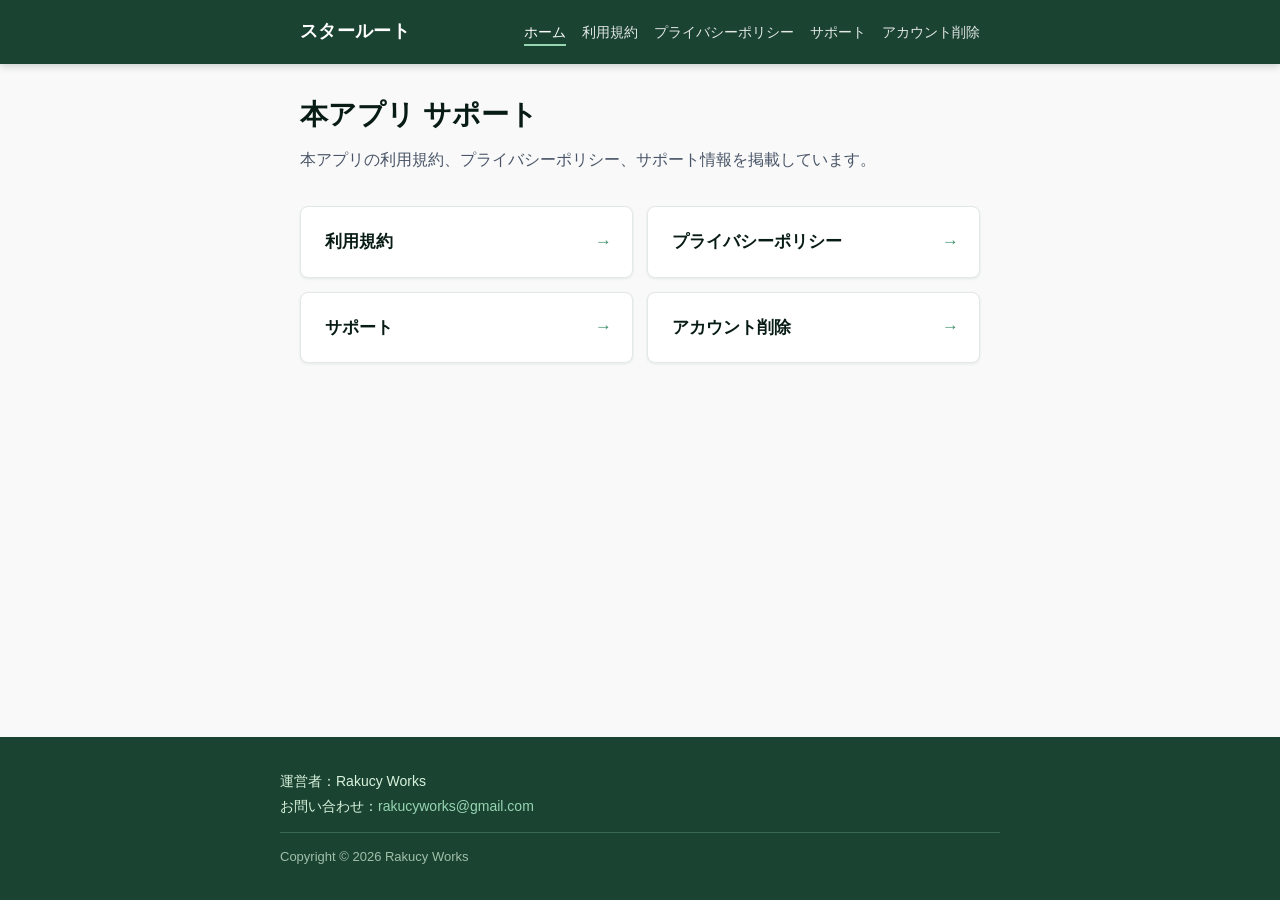
<file: index.html>
<!DOCTYPE html>
<html lang="ja">
<head>
  <meta charset="UTF-8">
  <meta name="viewport" content="width=device-width, initial-scale=1.0">
  <meta name="description" content="本アプリの利用規約、プライバシーポリシー、サポート情報を掲載しています。">
  <meta name="google-site-verification" content="5jrEBIFlkcDqFZGuVZvQpVPD1YzVSmRZuK3H9CSRrHE" />
  <title>本アプリ サポート</title>
  <link rel="stylesheet" href="styles.css">
</head>
<body>
  <header class="site-header">
    <div class="header-inner">
      <a class="site-brand" href="index.html">スタールート</a>
      <nav aria-label="メインナビゲーション">
        <ul class="site-nav">
          <li><a href="index.html" aria-current="page">ホーム</a></li>
          <li><a href="terms.html">利用規約</a></li>
          <li><a href="privacy.html">プライバシーポリシー</a></li>
          <li><a href="support.html">サポート</a></li>
          <li><a href="account-deletion.html">アカウント削除</a></li>
        </ul>
      </nav>
    </div>
  </header>

  <main class="site-main">
    <h1 class="page-title">本アプリ サポート</h1>
    <p class="page-lead">本アプリの利用規約、プライバシーポリシー、サポート情報を掲載しています。</p>

    <div class="card-grid">
      <a class="card-link" href="terms.html">利用規約</a>
      <a class="card-link" href="privacy.html">プライバシーポリシー</a>
      <a class="card-link" href="support.html">サポート</a>
      <a class="card-link" href="account-deletion.html">アカウント削除</a>
    </div>
  </main>

  <footer class="site-footer">
    <div class="footer-inner">
      <p>運営者：Rakucy Works</p>
      <p>お問い合わせ：<a href="mailto:rakucyworks@gmail.com">rakucyworks@gmail.com</a></p>
      <p class="footer-copyright">Copyright &copy; 2026 Rakucy Works</p>
    </div>
  </footer>
</body>
</html>
</file>
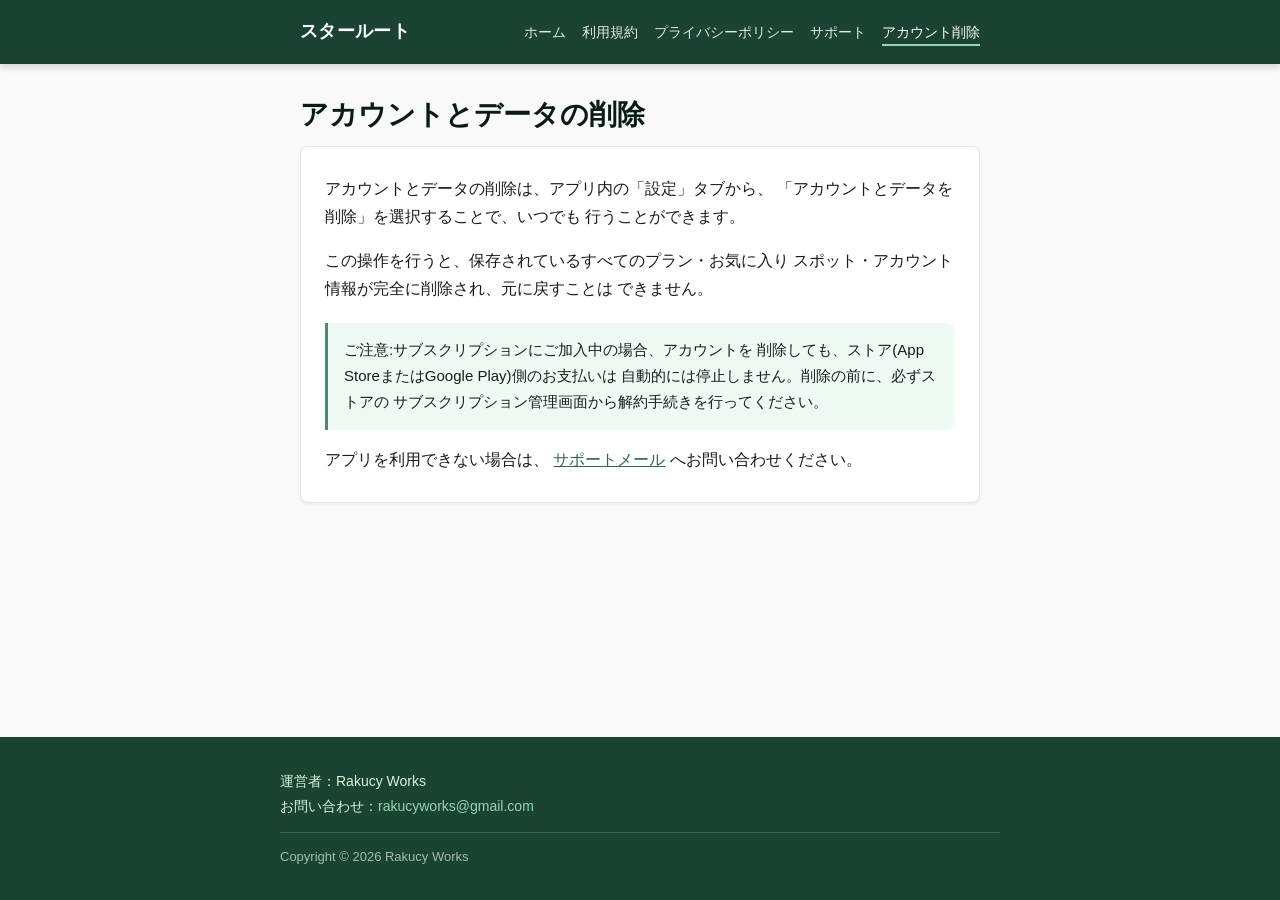
<file: account-deletion.html>
<!DOCTYPE html>
<html lang="ja">
<head>
  <meta charset="UTF-8">
  <meta name="viewport" content="width=device-width, initial-scale=1.0">
  <meta name="description" content="本アプリのアカウントとデータの削除についての案内ページです。">
  <title>アカウントとデータの削除 — 本アプリ</title>
  <link rel="stylesheet" href="styles.css">
</head>
<body>
  <header class="site-header">
    <div class="header-inner">
      <a class="site-brand" href="index.html">スタールート</a>
      <nav aria-label="メインナビゲーション">
        <ul class="site-nav">
          <li><a href="index.html">ホーム</a></li>
          <li><a href="terms.html">利用規約</a></li>
          <li><a href="privacy.html">プライバシーポリシー</a></li>
          <li><a href="support.html">サポート</a></li>
          <li><a href="account-deletion.html" aria-current="page">アカウント削除</a></li>
        </ul>
      </nav>
    </div>
  </header>

  <main class="site-main">
    <h1 class="page-title">アカウントとデータの削除</h1>

    <div class="content-body">
      <p>
        アカウントとデータの削除は、アプリ内の「設定」タブから、
        「アカウントとデータを削除」を選択することで、いつでも
        行うことができます。
      </p>

      <p>
        この操作を行うと、保存されているすべてのプラン・お気に入り
        スポット・アカウント情報が完全に削除され、元に戻すことは
        できません。
      </p>

      <p class="notice">
        ご注意:サブスクリプションにご加入中の場合、アカウントを
        削除しても、ストア(App StoreまたはGoogle Play)側のお支払いは
        自動的には停止しません。削除の前に、必ずストアの
        サブスクリプション管理画面から解約手続きを行ってください。
      </p>

      <p>
        アプリを利用できない場合は、
        <a href="mailto:rakucyworks@gmail.com">サポートメール</a>
        へお問い合わせください。
      </p>
    </div>
  </main>

  <footer class="site-footer">
    <div class="footer-inner">
      <p>運営者：Rakucy Works</p>
      <p>お問い合わせ：<a href="mailto:rakucyworks@gmail.com">rakucyworks@gmail.com</a></p>
      <p class="footer-copyright">Copyright &copy; 2026 Rakucy Works</p>
    </div>
  </footer>
</body>
</html>
</file>
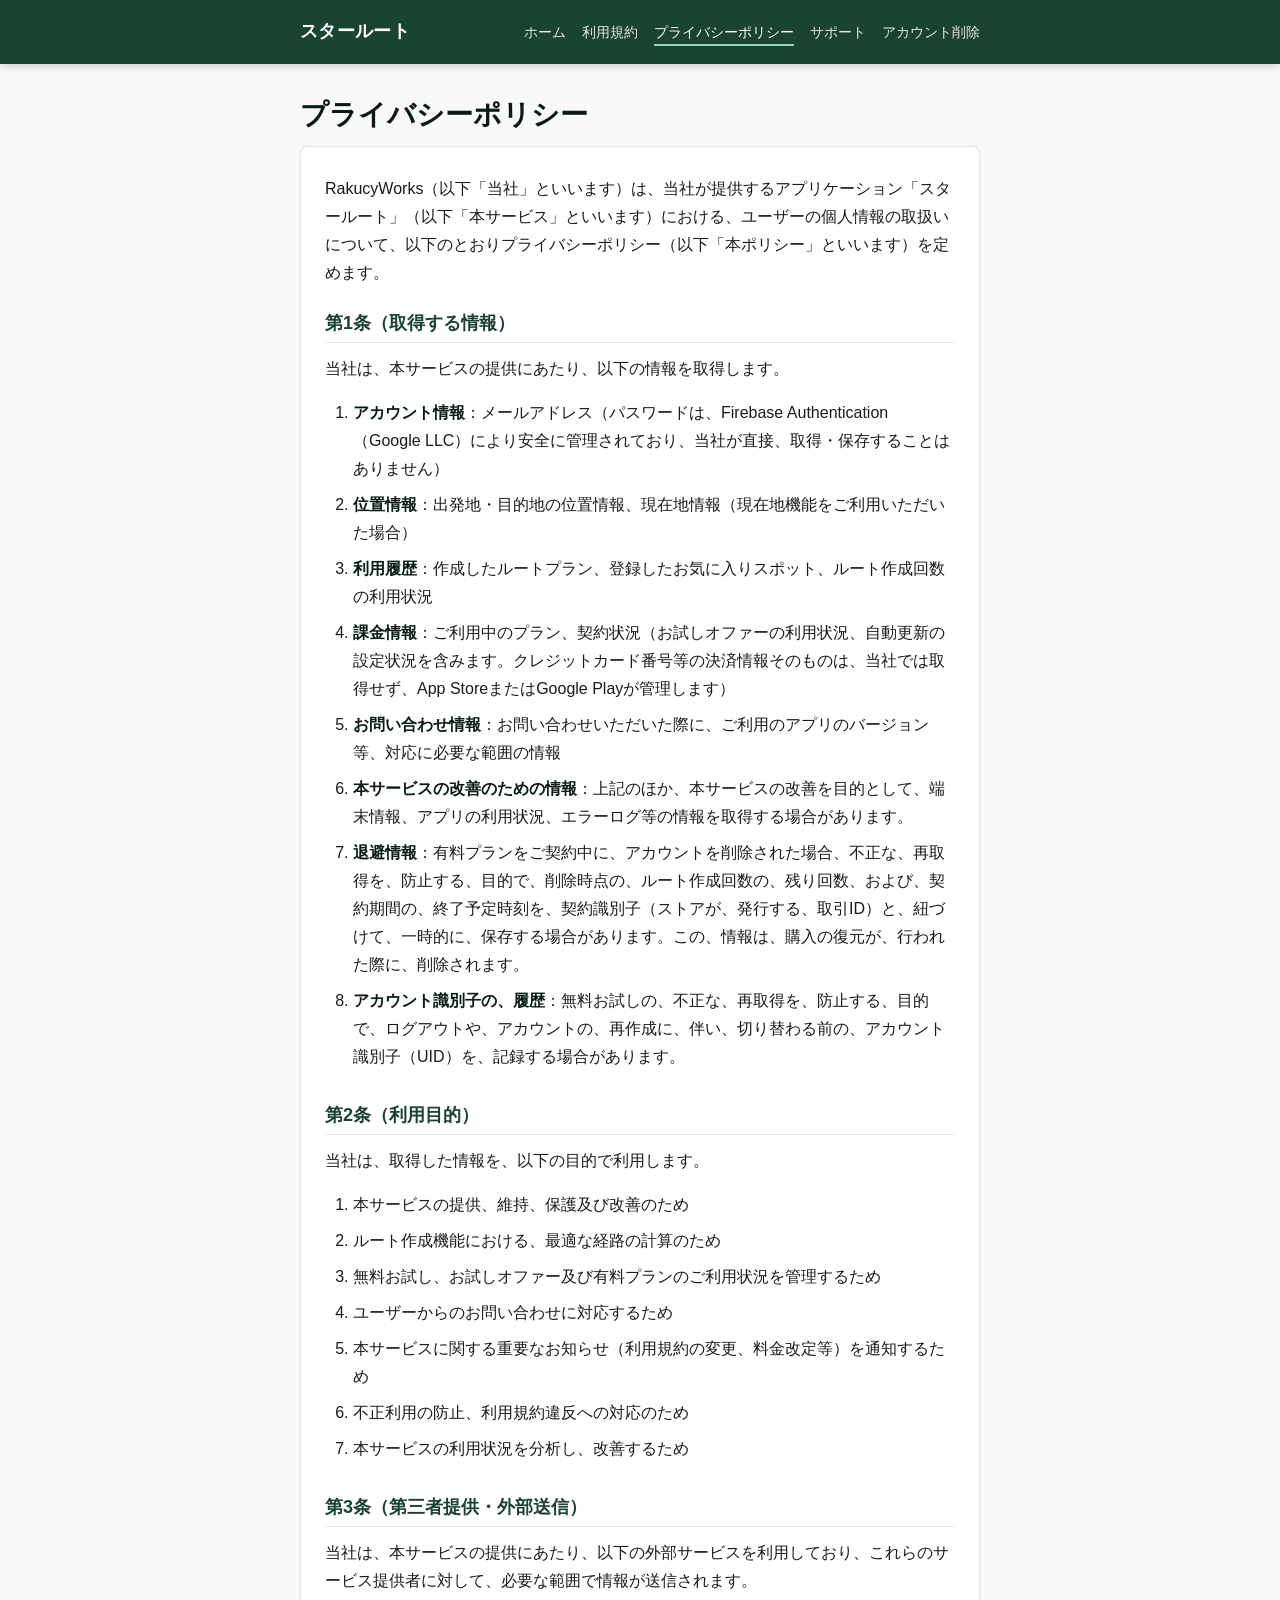
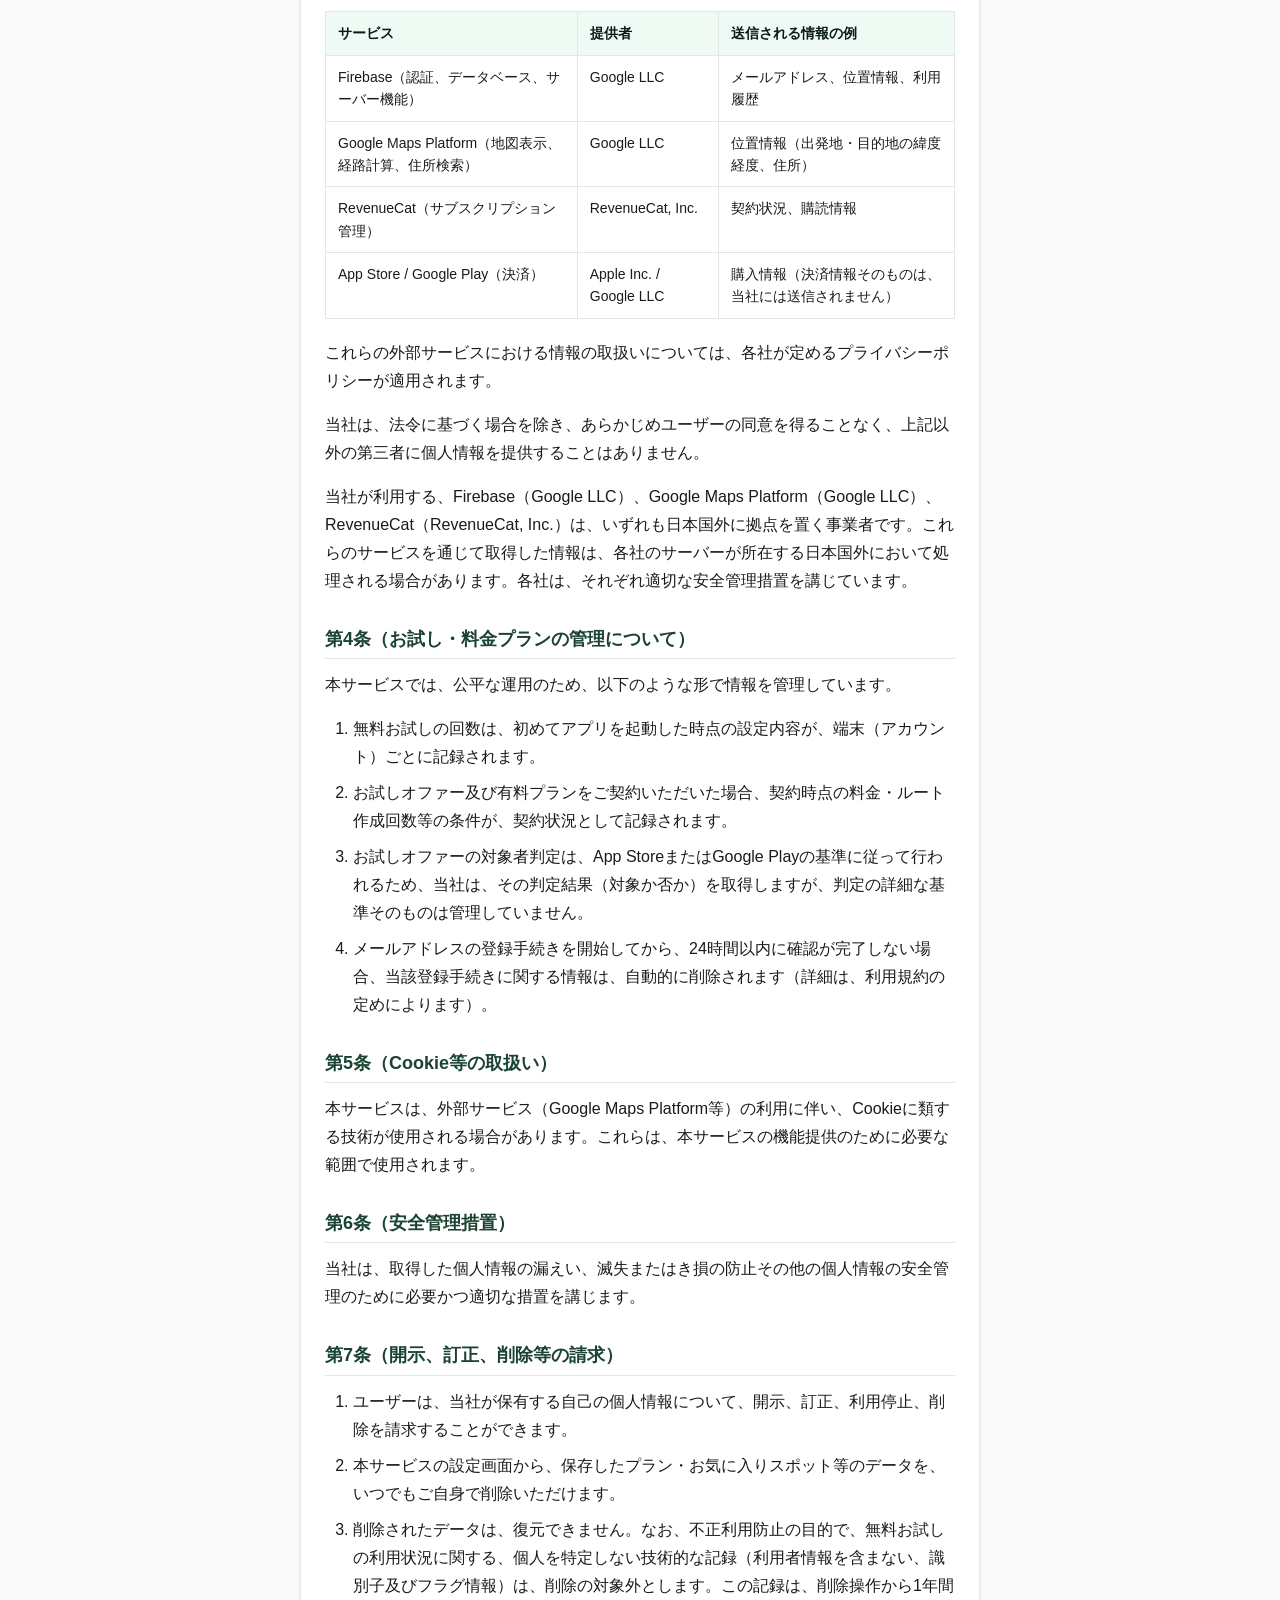
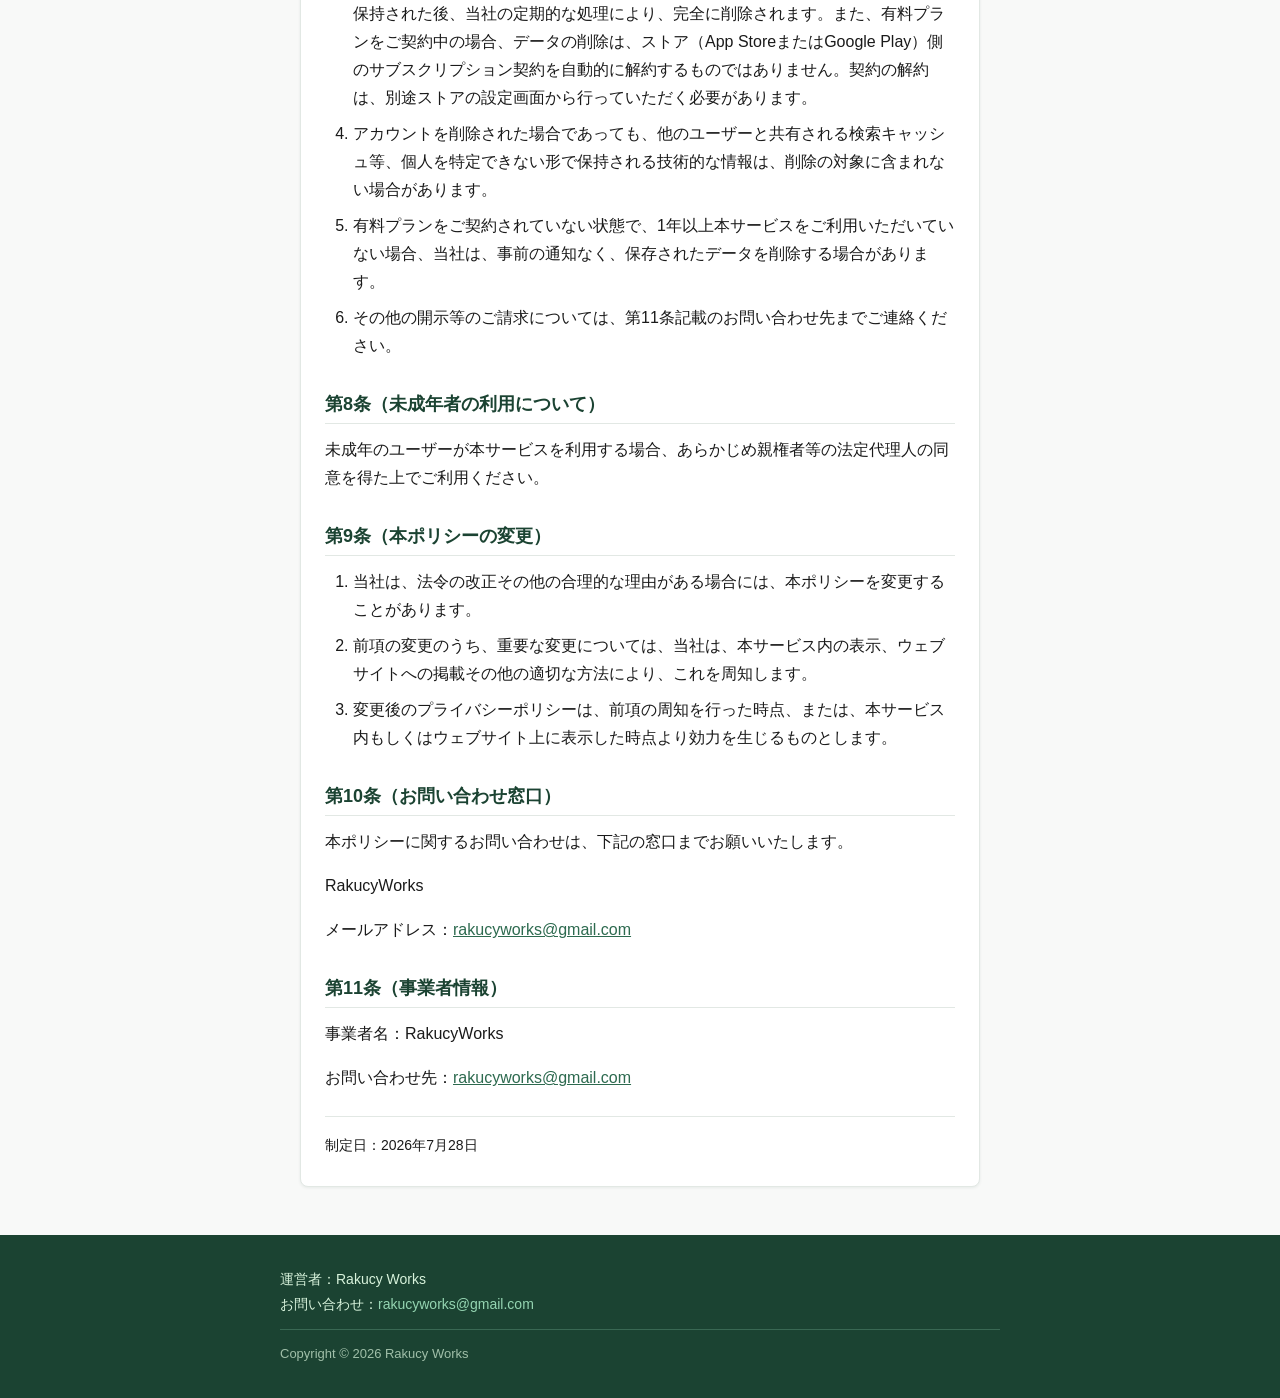
<file: privacy.html>
<!DOCTYPE html>
<html lang="ja">
<head>
  <meta charset="UTF-8">
  <meta name="viewport" content="width=device-width, initial-scale=1.0">
  <meta name="description" content="スタールートのプライバシーポリシーです。個人情報の取扱いについて定めています。">
  <title>プライバシーポリシー — スタールート</title>
  <link rel="stylesheet" href="styles.css">
</head>
<body>
  <header class="site-header">
    <div class="header-inner">
      <a class="site-brand" href="index.html">スタールート</a>
      <nav aria-label="メインナビゲーション">
        <ul class="site-nav">
          <li><a href="index.html">ホーム</a></li>
          <li><a href="terms.html">利用規約</a></li>
          <li><a href="privacy.html" aria-current="page">プライバシーポリシー</a></li>
          <li><a href="support.html">サポート</a></li>
          <li><a href="account-deletion.html">アカウント削除</a></li>
        </ul>
      </nav>
    </div>
  </header>

  <main class="site-main">
    <h1 class="page-title">プライバシーポリシー</h1>

    <div class="content-body">
      <p>RakucyWorks（以下「当社」といいます）は、当社が提供するアプリケーション「スタールート」（以下「本サービス」といいます）における、ユーザーの個人情報の取扱いについて、以下のとおりプライバシーポリシー（以下「本ポリシー」といいます）を定めます。</p>

      <h2>第1条（取得する情報）</h2>
      <p>当社は、本サービスの提供にあたり、以下の情報を取得します。</p>
      <ol>
        <li><strong>アカウント情報</strong>：メールアドレス（パスワードは、Firebase Authentication（Google LLC）により安全に管理されており、当社が直接、取得・保存することはありません）</li>
        <li><strong>位置情報</strong>：出発地・目的地の位置情報、現在地情報（現在地機能をご利用いただいた場合）</li>
        <li><strong>利用履歴</strong>：作成したルートプラン、登録したお気に入りスポット、ルート作成回数の利用状況</li>
        <li><strong>課金情報</strong>：ご利用中のプラン、契約状況（お試しオファーの利用状況、自動更新の設定状況を含みます。クレジットカード番号等の決済情報そのものは、当社では取得せず、App StoreまたはGoogle Playが管理します）</li>
        <li><strong>お問い合わせ情報</strong>：お問い合わせいただいた際に、ご利用のアプリのバージョン等、対応に必要な範囲の情報</li>
        <li><strong>本サービスの改善のための情報</strong>：上記のほか、本サービスの改善を目的として、端末情報、アプリの利用状況、エラーログ等の情報を取得する場合があります。</li>
        <li><strong>退避情報</strong>：有料プランをご契約中に、アカウントを削除された場合、不正な、再取得を、防止する、目的で、削除時点の、ルート作成回数の、残り回数、および、契約期間の、終了予定時刻を、契約識別子（ストアが、発行する、取引ID）と、紐づけて、一時的に、保存する場合があります。この、情報は、購入の復元が、行われた際に、削除されます。</li>
        <li><strong>アカウント識別子の、履歴</strong>：無料お試しの、不正な、再取得を、防止する、目的で、ログアウトや、アカウントの、再作成に、伴い、切り替わる前の、アカウント識別子（UID）を、記録する場合があります。</li>
      </ol>

      <h2>第2条（利用目的）</h2>
      <p>当社は、取得した情報を、以下の目的で利用します。</p>
      <ol>
        <li>本サービスの提供、維持、保護及び改善のため</li>
        <li>ルート作成機能における、最適な経路の計算のため</li>
        <li>無料お試し、お試しオファー及び有料プランのご利用状況を管理するため</li>
        <li>ユーザーからのお問い合わせに対応するため</li>
        <li>本サービスに関する重要なお知らせ（利用規約の変更、料金改定等）を通知するため</li>
        <li>不正利用の防止、利用規約違反への対応のため</li>
        <li>本サービスの利用状況を分析し、改善するため</li>
      </ol>

      <h2>第3条（第三者提供・外部送信）</h2>
      <p>当社は、本サービスの提供にあたり、以下の外部サービスを利用しており、これらのサービス提供者に対して、必要な範囲で情報が送信されます。</p>

      <div class="table-wrap">
        <table>
          <thead>
            <tr>
              <th>サービス</th>
              <th>提供者</th>
              <th>送信される情報の例</th>
            </tr>
          </thead>
          <tbody>
            <tr>
              <td>Firebase（認証、データベース、サーバー機能）</td>
              <td>Google LLC</td>
              <td>メールアドレス、位置情報、利用履歴</td>
            </tr>
            <tr>
              <td>Google Maps Platform（地図表示、経路計算、住所検索）</td>
              <td>Google LLC</td>
              <td>位置情報（出発地・目的地の緯度経度、住所）</td>
            </tr>
            <tr>
              <td>RevenueCat（サブスクリプション管理）</td>
              <td>RevenueCat, Inc.</td>
              <td>契約状況、購読情報</td>
            </tr>
            <tr>
              <td>App Store / Google Play（決済）</td>
              <td>Apple Inc. / Google LLC</td>
              <td>購入情報（決済情報そのものは、当社には送信されません）</td>
            </tr>
          </tbody>
        </table>
      </div>

      <p>これらの外部サービスにおける情報の取扱いについては、各社が定めるプライバシーポリシーが適用されます。</p>
      <p>当社は、法令に基づく場合を除き、あらかじめユーザーの同意を得ることなく、上記以外の第三者に個人情報を提供することはありません。</p>
      <p>当社が利用する、Firebase（Google LLC）、Google Maps Platform（Google LLC）、RevenueCat（RevenueCat, Inc.）は、いずれも日本国外に拠点を置く事業者です。これらのサービスを通じて取得した情報は、各社のサーバーが所在する日本国外において処理される場合があります。各社は、それぞれ適切な安全管理措置を講じています。</p>

      <h2>第4条（お試し・料金プランの管理について）</h2>
      <p>本サービスでは、公平な運用のため、以下のような形で情報を管理しています。</p>
      <ol>
        <li>無料お試しの回数は、初めてアプリを起動した時点の設定内容が、端末（アカウント）ごとに記録されます。</li>
        <li>お試しオファー及び有料プランをご契約いただいた場合、契約時点の料金・ルート作成回数等の条件が、契約状況として記録されます。</li>
        <li>お試しオファーの対象者判定は、App StoreまたはGoogle Playの基準に従って行われるため、当社は、その判定結果（対象か否か）を取得しますが、判定の詳細な基準そのものは管理していません。</li>
        <li>メールアドレスの登録手続きを開始してから、24時間以内に確認が完了しない場合、当該登録手続きに関する情報は、自動的に削除されます（詳細は、利用規約の定めによります）。</li>
      </ol>

      <h2>第5条（Cookie等の取扱い）</h2>
      <p>本サービスは、外部サービス（Google Maps Platform等）の利用に伴い、Cookieに類する技術が使用される場合があります。これらは、本サービスの機能提供のために必要な範囲で使用されます。</p>

      <h2>第6条（安全管理措置）</h2>
      <p>当社は、取得した個人情報の漏えい、滅失またはき損の防止その他の個人情報の安全管理のために必要かつ適切な措置を講じます。</p>

      <h2>第7条（開示、訂正、削除等の請求）</h2>
      <ol>
        <li>ユーザーは、当社が保有する自己の個人情報について、開示、訂正、利用停止、削除を請求することができます。</li>
        <li>本サービスの設定画面から、保存したプラン・お気に入りスポット等のデータを、いつでもご自身で削除いただけます。</li>
        <li>削除されたデータは、復元できません。なお、不正利用防止の目的で、無料お試しの利用状況に関する、個人を特定しない技術的な記録（利用者情報を含まない、識別子及びフラグ情報）は、削除の対象外とします。この記録は、削除操作から1年間保持された後、当社の定期的な処理により、完全に削除されます。また、有料プランをご契約中の場合、データの削除は、ストア（App StoreまたはGoogle Play）側のサブスクリプション契約を自動的に解約するものではありません。契約の解約は、別途ストアの設定画面から行っていただく必要があります。</li>
        <li>アカウントを削除された場合であっても、他のユーザーと共有される検索キャッシュ等、個人を特定できない形で保持される技術的な情報は、削除の対象に含まれない場合があります。</li>
        <li>有料プランをご契約されていない状態で、1年以上本サービスをご利用いただいていない場合、当社は、事前の通知なく、保存されたデータを削除する場合があります。</li>
        <li>その他の開示等のご請求については、第11条記載のお問い合わせ先までご連絡ください。</li>
      </ol>

      <h2>第8条（未成年者の利用について）</h2>
      <p>未成年のユーザーが本サービスを利用する場合、あらかじめ親権者等の法定代理人の同意を得た上でご利用ください。</p>

      <h2>第9条（本ポリシーの変更）</h2>
      <ol>
        <li>当社は、法令の改正その他の合理的な理由がある場合には、本ポリシーを変更することがあります。</li>
        <li>前項の変更のうち、重要な変更については、当社は、本サービス内の表示、ウェブサイトへの掲載その他の適切な方法により、これを周知します。</li>
        <li>変更後のプライバシーポリシーは、前項の周知を行った時点、または、本サービス内もしくはウェブサイト上に表示した時点より効力を生じるものとします。</li>
      </ol>

      <h2>第10条（お問い合わせ窓口）</h2>
      <p>本ポリシーに関するお問い合わせは、下記の窓口までお願いいたします。</p>
      <p>RakucyWorks</p>
      <p>メールアドレス：<a href="mailto:rakucyworks@gmail.com">rakucyworks@gmail.com</a></p>

      <h2>第11条（事業者情報）</h2>
      <p>事業者名：RakucyWorks</p>
      <p>お問い合わせ先：<a href="mailto:rakucyworks@gmail.com">rakucyworks@gmail.com</a></p>

      <p class="updated-date">制定日：2026年7月28日</p>
    </div>
  </main>

  <footer class="site-footer">
    <div class="footer-inner">
      <p>運営者：Rakucy Works</p>
      <p>お問い合わせ：<a href="mailto:rakucyworks@gmail.com">rakucyworks@gmail.com</a></p>
      <p class="footer-copyright">Copyright &copy; 2026 Rakucy Works</p>
    </div>
  </footer>
</body>
</html>
</file>
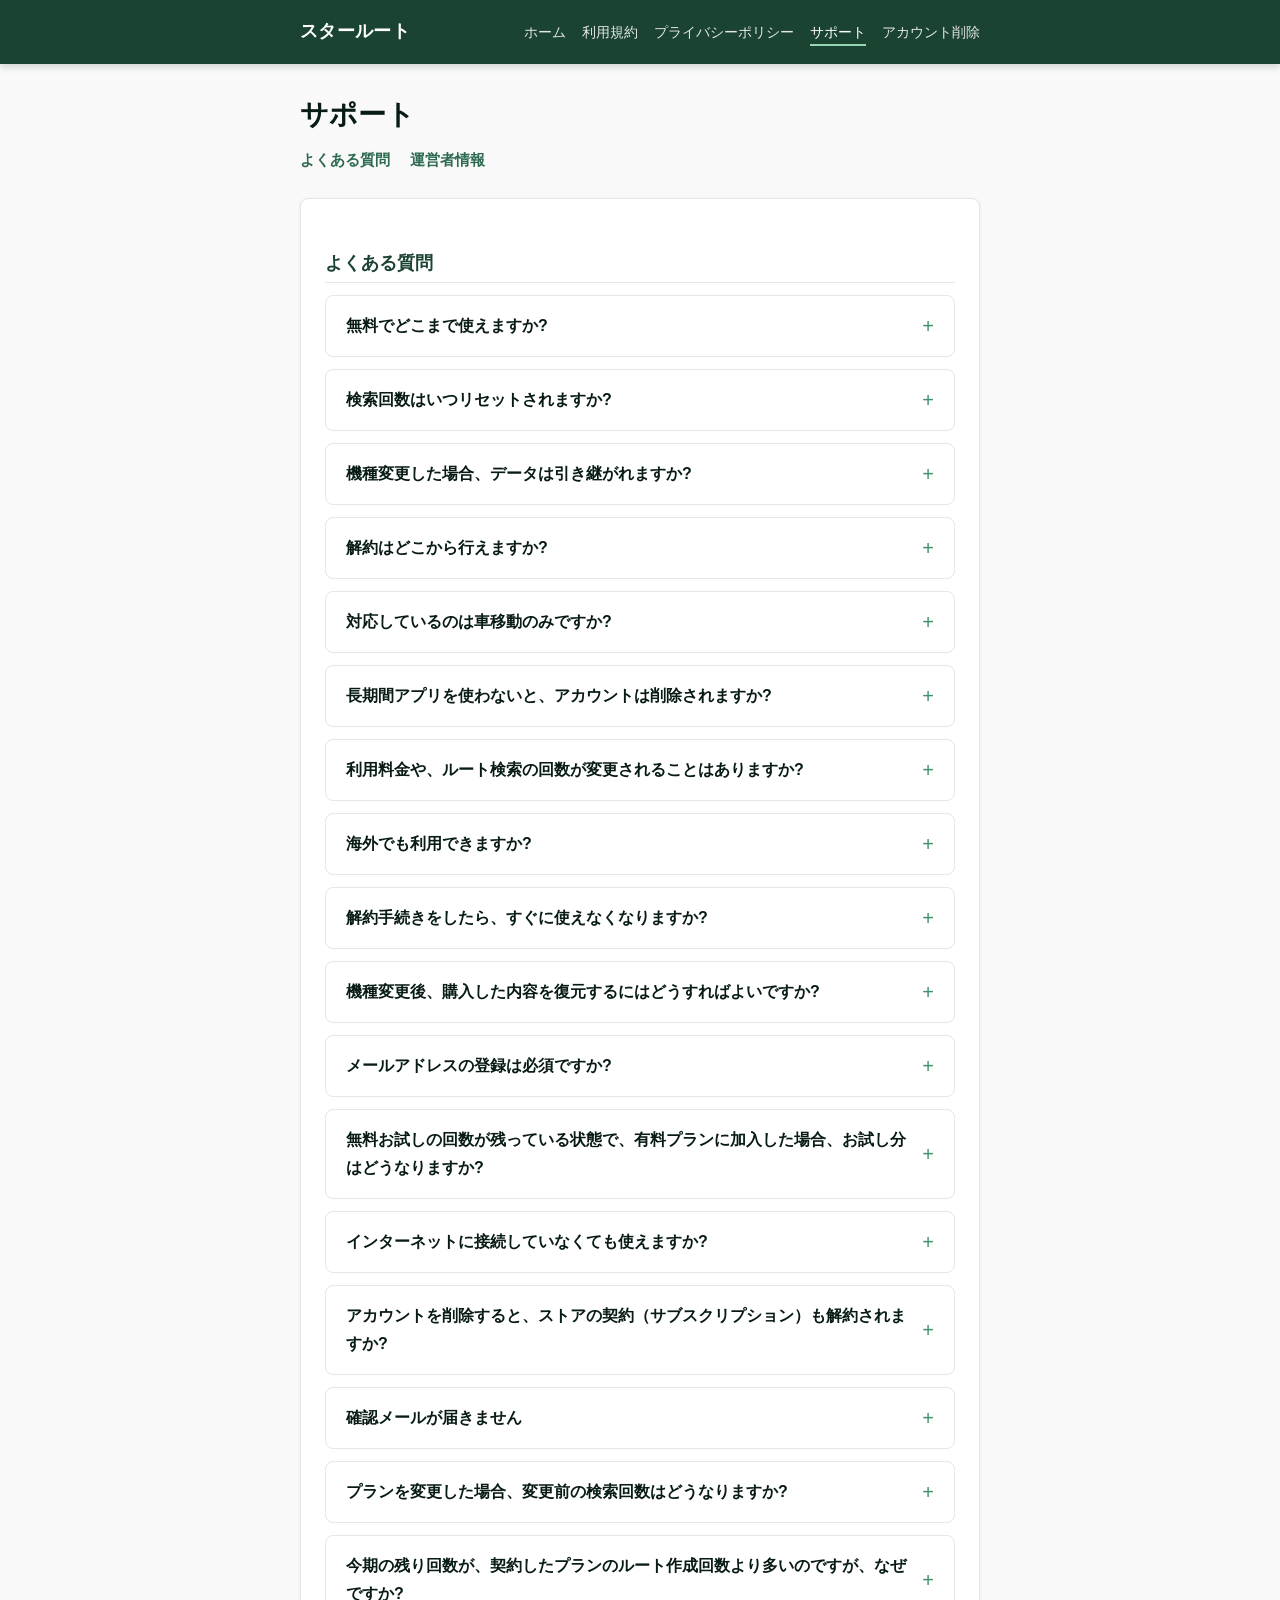
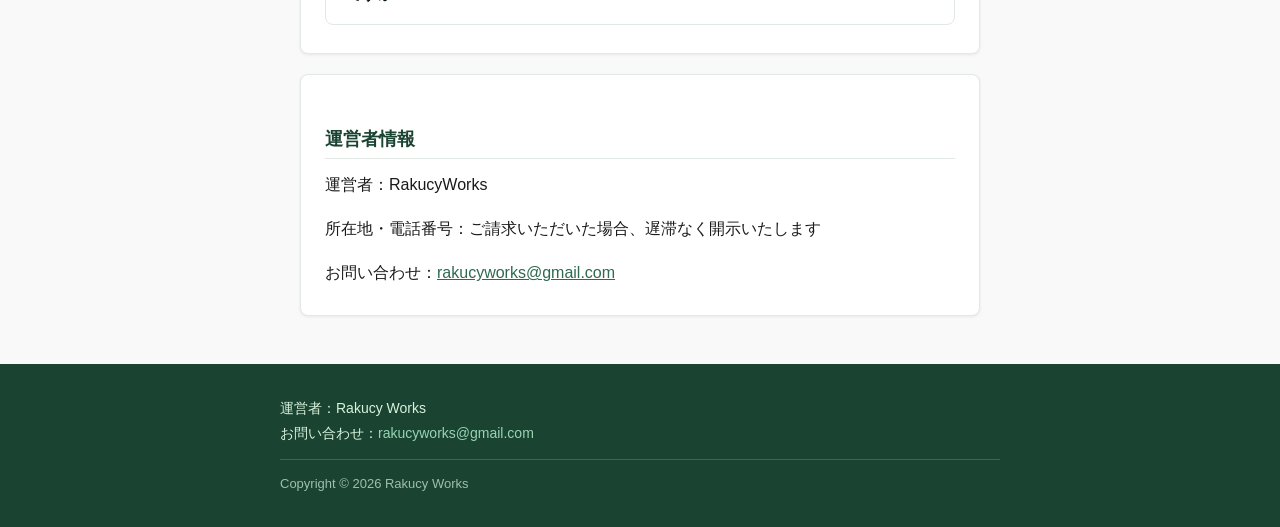
<file: support.html>
<!DOCTYPE html>
<html lang="ja">
<head>
  <meta charset="UTF-8">
  <meta name="viewport" content="width=device-width, initial-scale=1.0">
  <meta name="description" content="スタールートのよくある質問（FAQ）と運営者情報です。無料利用、検索回数、機種変更、解約、対応移動手段についてご案内します。">
  <title>サポート | スタールート</title>
  <link rel="stylesheet" href="styles.css">
</head>
<body>
  <header class="site-header">
    <div class="header-inner">
      <a class="site-brand" href="index.html">スタールート</a>
      <nav aria-label="メインナビゲーション">
        <ul class="site-nav">
          <li><a href="index.html">ホーム</a></li>
          <li><a href="terms.html">利用規約</a></li>
          <li><a href="privacy.html">プライバシーポリシー</a></li>
          <li><a href="support.html" aria-current="page">サポート</a></li>
          <li><a href="account-deletion.html">アカウント削除</a></li>
        </ul>
      </nav>
    </div>
  </header>

  <main class="site-main">
    <h1 class="page-title">サポート</h1>

    <nav class="page-toc" aria-label="ページ内目次">
      <ul>
        <li><a href="#faq">よくある質問</a></li>
        <li><a href="#operator-info">運営者情報</a></li>
      </ul>
    </nav>

    <section class="content-body" id="faq" aria-labelledby="faq-heading">
      <h2 class="section-heading" id="faq-heading">よくある質問</h2>

      <div class="faq-list">
        <details class="faq-item">
          <summary>無料でどこまで使えますか?</summary>
          <div class="faq-answer">
            <p>初めてご利用の際には、無料でルート検索をお試しいただけます。残りのお試し回数は、ルート作成画面に表示されますので、そちらでご確認ください。回数を超えてご利用いただくには、プランへのご加入が必要です。</p>
          </div>
        </details>

        <details class="faq-item">
          <summary>検索回数はいつリセットされますか?</summary>
          <div class="faq-answer">
            <p>ご契約中のプランの更新タイミング（週プランは1週間ごと、月プランは1か月ごと）でリセットされます。使いきれなかった回数の繰り越しはできませんので、あらかじめご了承ください。</p>
          </div>
        </details>

        <details class="faq-item">
          <summary>機種変更した場合、データは引き継がれますか?</summary>
          <div class="faq-answer">
            <p>登録したメールアドレスで「以前のアカウントにログイン」を行っていただくことで、プランのご契約状況や検索回数は引き継がれます。ただし、お気に入りスポットについては、ログイン前に新しい端末で登録したものは引き継がれませんのでご注意ください。</p>
          </div>
        </details>

        <details class="faq-item">
          <summary>解約はどこから行えますか?</summary>
          <div class="faq-answer">
            <p>ご利用のストア（App StoreまたはGoogle Play）のサブスクリプション管理画面から、解約のお手続きが可能です。</p>
          </div>
        </details>

        <details class="faq-item">
          <summary>対応しているのは車移動のみですか?</summary>
          <div class="faq-answer">
            <p>はい、現在は車での移動のみに対応しております。公共交通機関を利用したルートの検索には対応しておりません。</p>
          </div>
        </details>

        <details class="faq-item">
          <summary>長期間アプリを使わないと、アカウントは削除されますか?</summary>
          <div class="faq-answer">
            <p>有料プランをご契約されていない状態で、1年以上ご利用がない場合、事前の通知なく、保存されたデータを削除させていただく場合がございます。大切なデータがある場合は、定期的にご利用いただくか、メールアドレスでの登録をおすすめします。</p>
          </div>
        </details>

        <details class="faq-item">
          <summary>利用料金や、ルート検索の回数が変更されることはありますか?</summary>
          <div class="faq-answer">
            <p>サービスの維持・向上のため、料金や検索回数の条件を変更させていただく場合がございます。変更の際は、利用規約の定めに従って、アプリ内でお知らせいたします。</p>
          </div>
        </details>

        <details class="faq-item">
          <summary>海外でも利用できますか?</summary>
          <div class="faq-answer">
            <p>本サービスは、日本国内でのご利用を想定して提供しております。</p>
          </div>
        </details>

        <details class="faq-item">
          <summary>解約手続きをしたら、すぐに使えなくなりますか?</summary>
          <div class="faq-answer">
            <p>いいえ、解約のお手続きをされても、すでにお支払いいただいた期間の終了までは、引き続きご利用いただけます。期間終了後に、無料プランへ切り替わります。</p>
          </div>
        </details>

        <details class="faq-item">
          <summary>機種変更後、購入した内容を復元するにはどうすればよいですか?</summary>
          <div class="faq-answer">
            <p>プラン画面の「購入を復元」ボタンから行えます。なお、こちらは「同じApp StoreまたはGoogle Playアカウントでの、契約状況の復元」であり、保存したプラン・お気に入りスポット等のデータを引き継ぐには、別途、登録したメールアドレスでのログインが必要です（詳しくは「機種変更した場合、データは引き継がれますか?」もご覧ください）。</p>
          </div>
        </details>

        <details class="faq-item">
          <summary>メールアドレスの登録は必須ですか?</summary>
          <div class="faq-answer">
            <p>ルート検索機能自体は、メールアドレスの登録なしでもご利用いただけます。ただし、機種変更やアプリの再インストールをされた際に、保存したデータを引き継ぐためには、メールアドレスでの登録をおすすめしております。</p>
          </div>
        </details>

        <details class="faq-item">
          <summary>無料お試しの回数が残っている状態で、有料プランに加入した場合、お試し分はどうなりますか?</summary>
          <div class="faq-answer">
            <p>有料プランへのご加入後は、無料お試しの回数ではなく、ご契約いただいたプランの回数が適用されます。無料お試し分が、有料プランの回数に上乗せされることはありません。</p>
          </div>
        </details>

        <details class="faq-item">
          <summary>インターネットに接続していなくても使えますか?</summary>
          <div class="faq-answer">
            <p>いいえ、場所の検索やルートの計算には、インターネット接続が必要です。オフラインでのご利用はできません。</p>
          </div>
        </details>

        <details class="faq-item">
          <summary>アカウントを削除すると、ストアの契約（サブスクリプション）も解約されますか?</summary>
          <div class="faq-answer">
            <p>いいえ、アプリ内でアカウントを削除しても、ストア側のサブスクリプション契約は自動的には解約されません。契約の解約は、別途、ご利用のストアの設定画面から行っていただく必要があります。</p>
          </div>
        </details>

        <details class="faq-item">
          <summary>確認メールが届きません</summary>
          <div class="faq-answer">
            <p>以下をご確認ください。</p>
            <ul>
              <li>迷惑メールフォルダに振り分けられていないか</li>
              <li>メールアドレスの入力に誤りがないか</li>
              <li>手続きから24時間以上経過している場合、登録手続きは無効になっているため、お手数ですが最初から再度登録手続きを行ってください</li>
            </ul>
            <p>メールアドレス確認画面にある「確認メールを再送する」ボタンから、再送することも可能です。それでも解決しない場合は、お問い合わせフォームよりご連絡ください。</p>
          </div>
        </details>

        <details class="faq-item">
          <summary>プランを変更した場合、変更前の検索回数はどうなりますか?</summary>
          <div class="faq-answer">
            <p>変更の方向によって、扱いが異なります。</p>
            <p>上位プランへの変更（アップグレード）の場合、変更前に残っていた回数は、新しいプランの回数に加算され、その場ですぐに反映されます。契約期間も、変更した日から、新たに1週間（または1か月）のカウントが始まり、加算された回数は、その新しい期間が終わるまで、有効にご利用いただけます。</p>
            <p>下位プランへの変更（ダウングレード）の場合、変更の手続きをされても、次回の更新タイミングまでは、現在のプランの内容のまま、ご利用いただけます。次回の更新タイミングになった時点で、変更後のプランの内容（回数）に切り替わります。</p>
          </div>
        </details>

        <details class="faq-item">
          <summary>今期の残り回数が、契約したプランのルート作成回数より多いのですが、なぜですか?</summary>
          <div class="faq-answer">
            <p>プランをアップグレードされた、直後の期間は、変更前のプランで、残っていた回数が、新しいプランの回数に、上乗せされるため、契約中のプラン本来の回数より、多く表示されることがあります。上乗せされた回数も、そのまま、ご利用いただけます。次回の更新のタイミングで、新しいプランの回数に戻ります。</p>
          </div>
        </details>
      </div>
    </section>

    <section class="content-body" id="operator-info" aria-labelledby="operator-info-heading">
      <h2 class="section-heading" id="operator-info-heading">運営者情報</h2>
      <p>運営者：RakucyWorks</p>
      <p>所在地・電話番号：ご請求いただいた場合、遅滞なく開示いたします</p>
      <p>お問い合わせ：<a href="mailto:rakucyworks@gmail.com">rakucyworks@gmail.com</a></p>
    </section>
  </main>

  <footer class="site-footer">
    <div class="footer-inner">
      <p>運営者：Rakucy Works</p>
      <p>お問い合わせ：<a href="mailto:rakucyworks@gmail.com">rakucyworks@gmail.com</a></p>
      <p class="footer-copyright">Copyright &copy; 2026 Rakucy Works</p>
    </div>
  </footer>
</body>
</html>
</file>
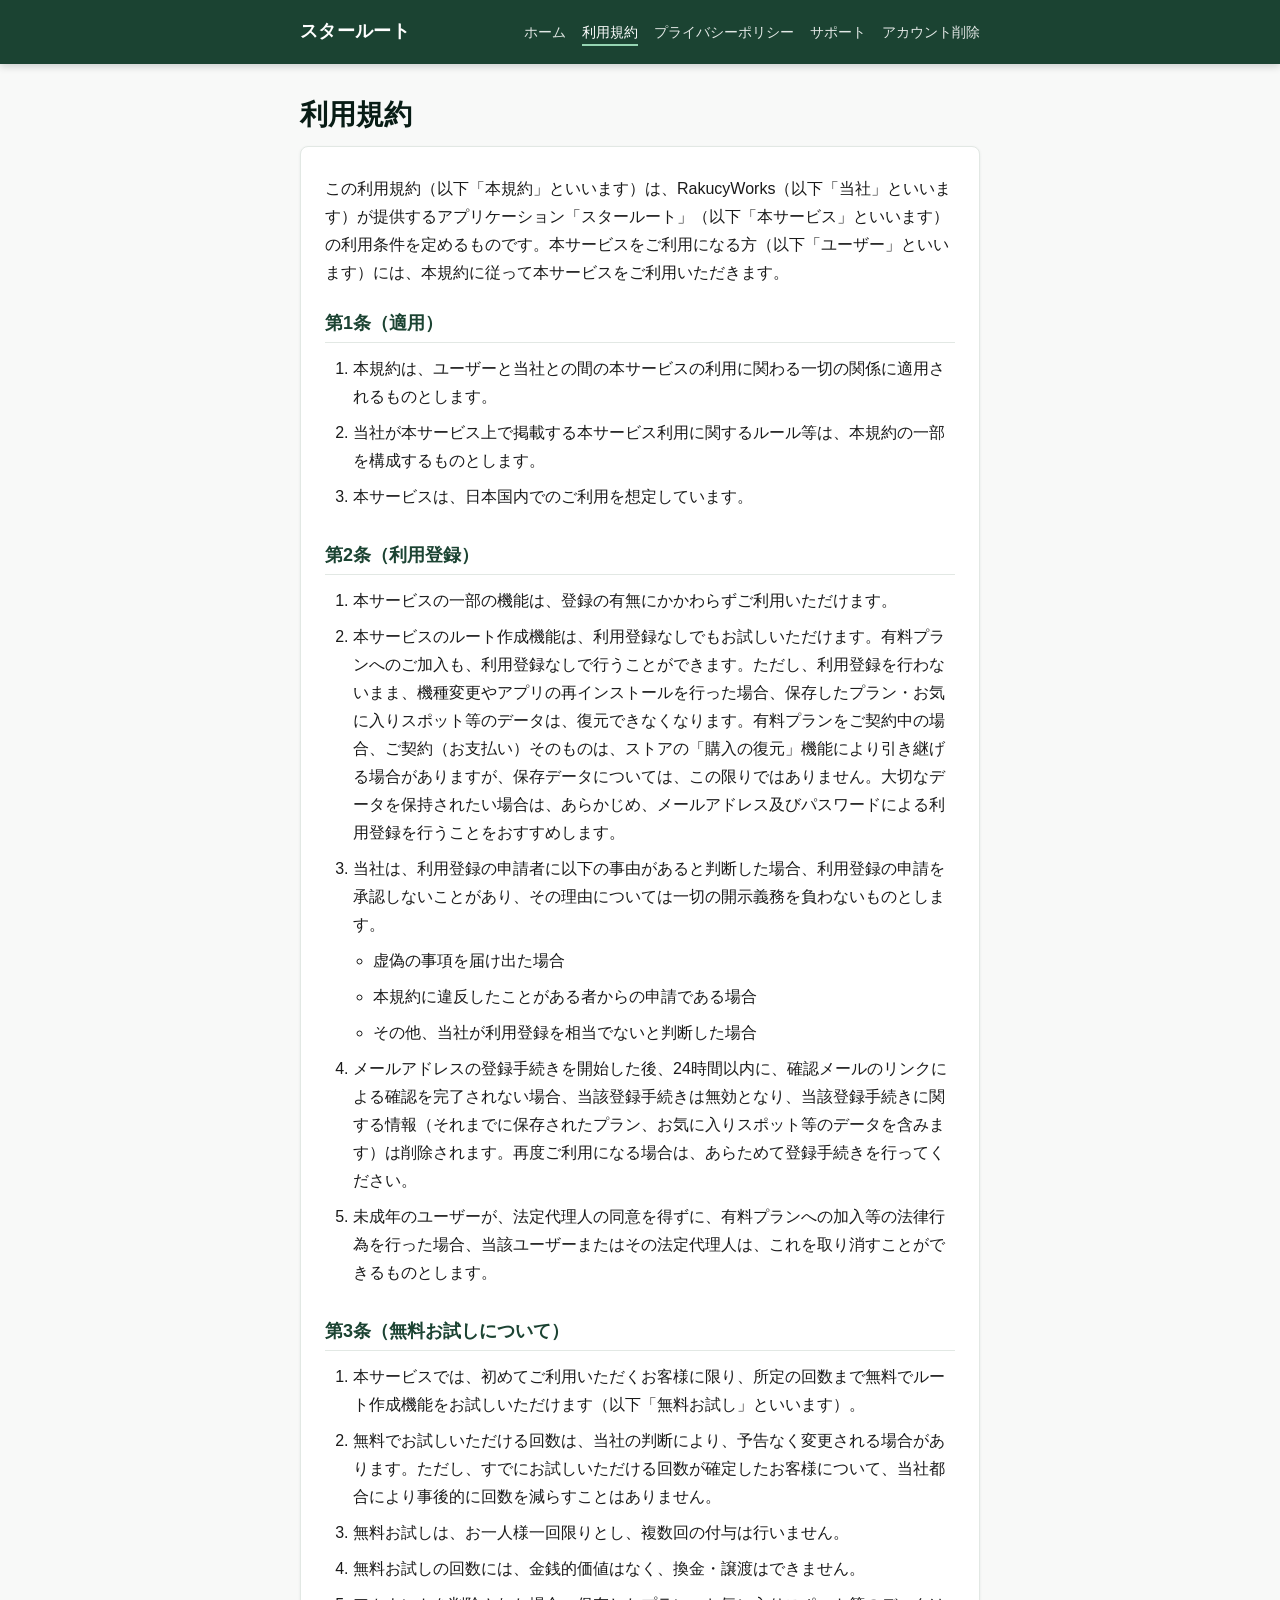
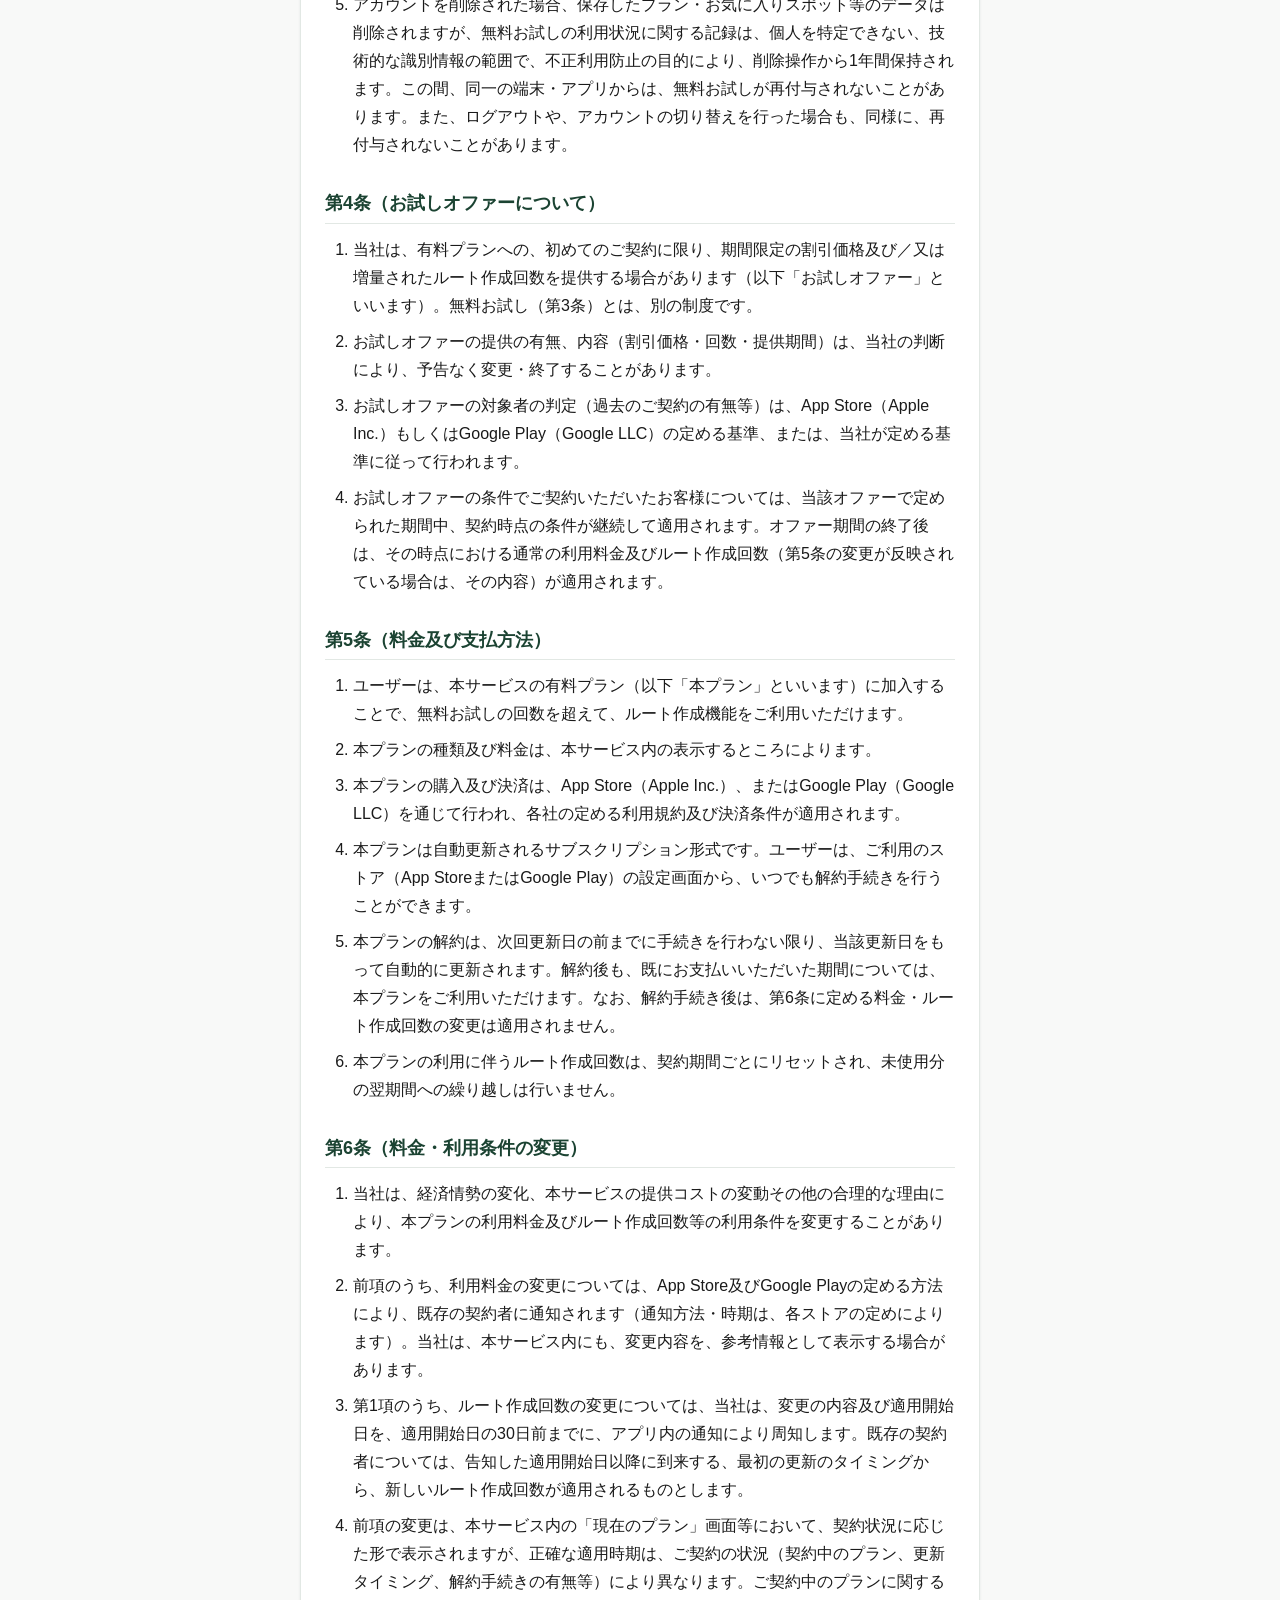
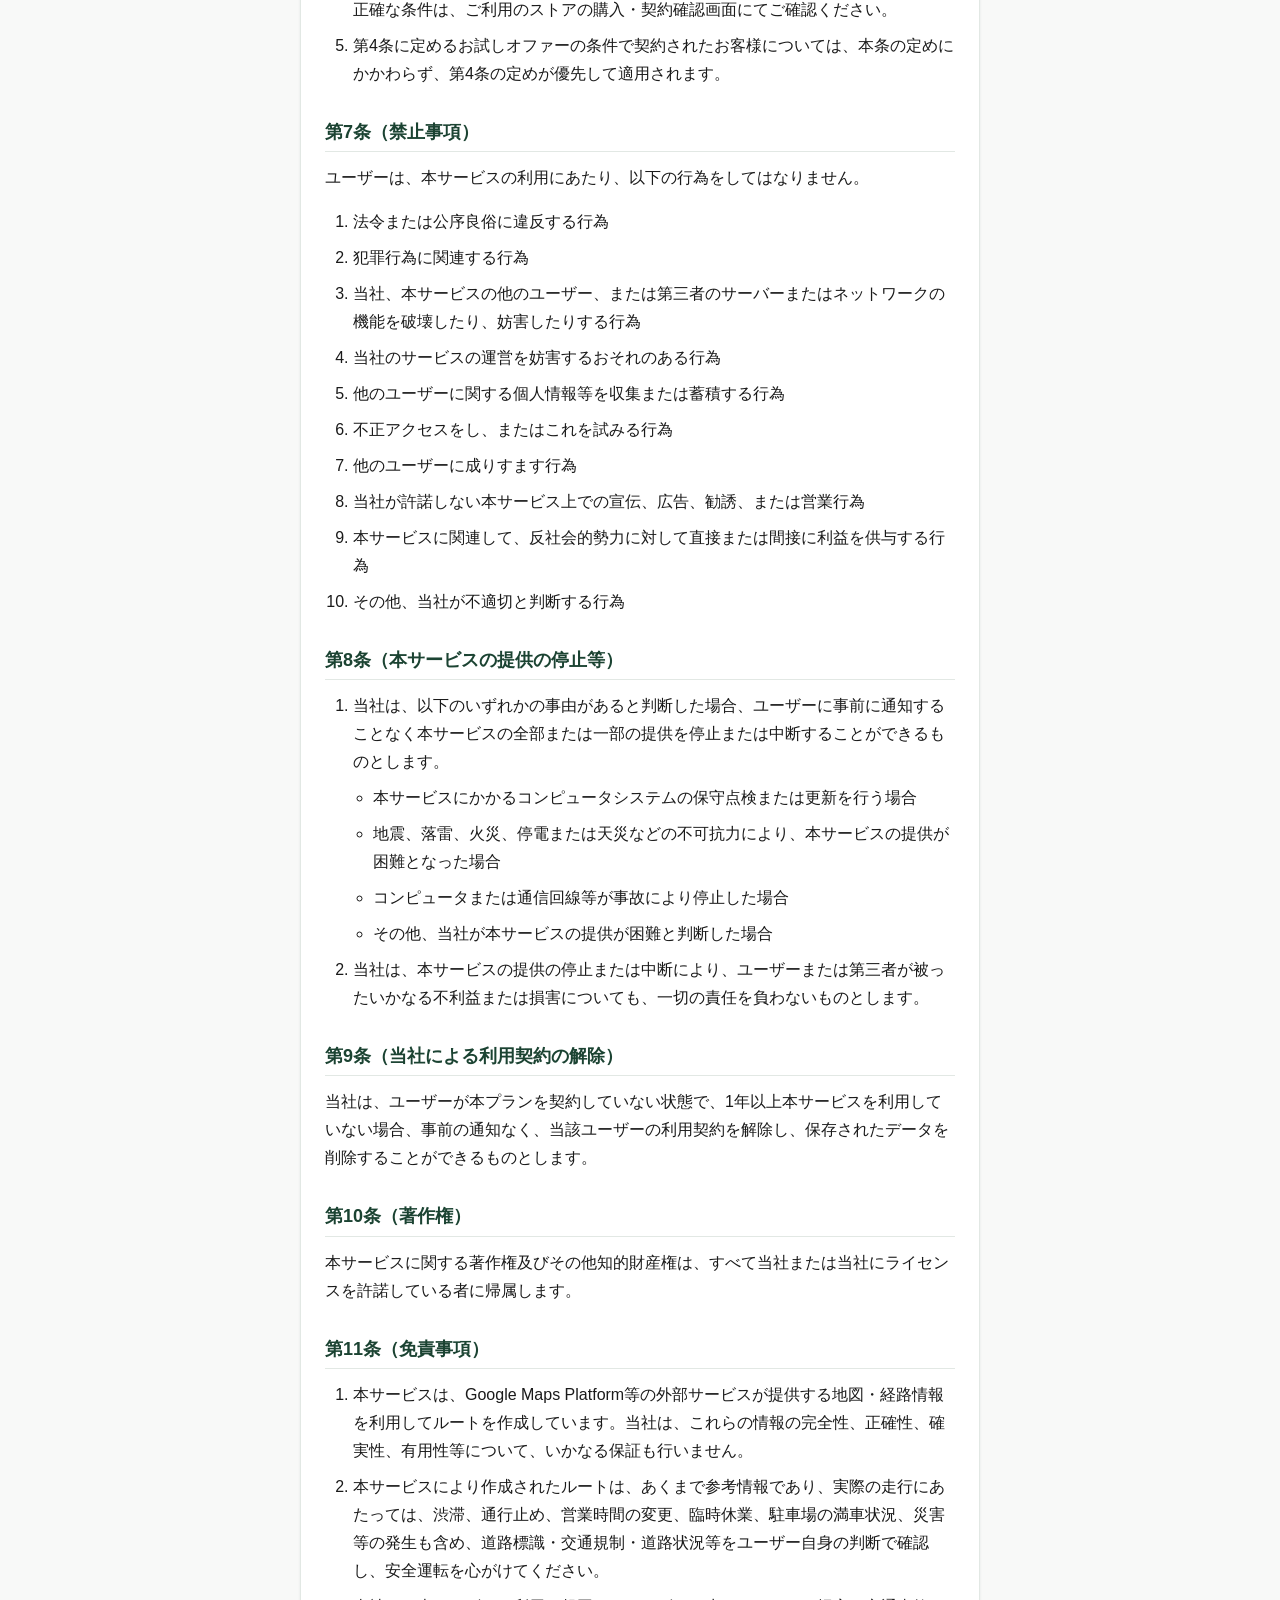
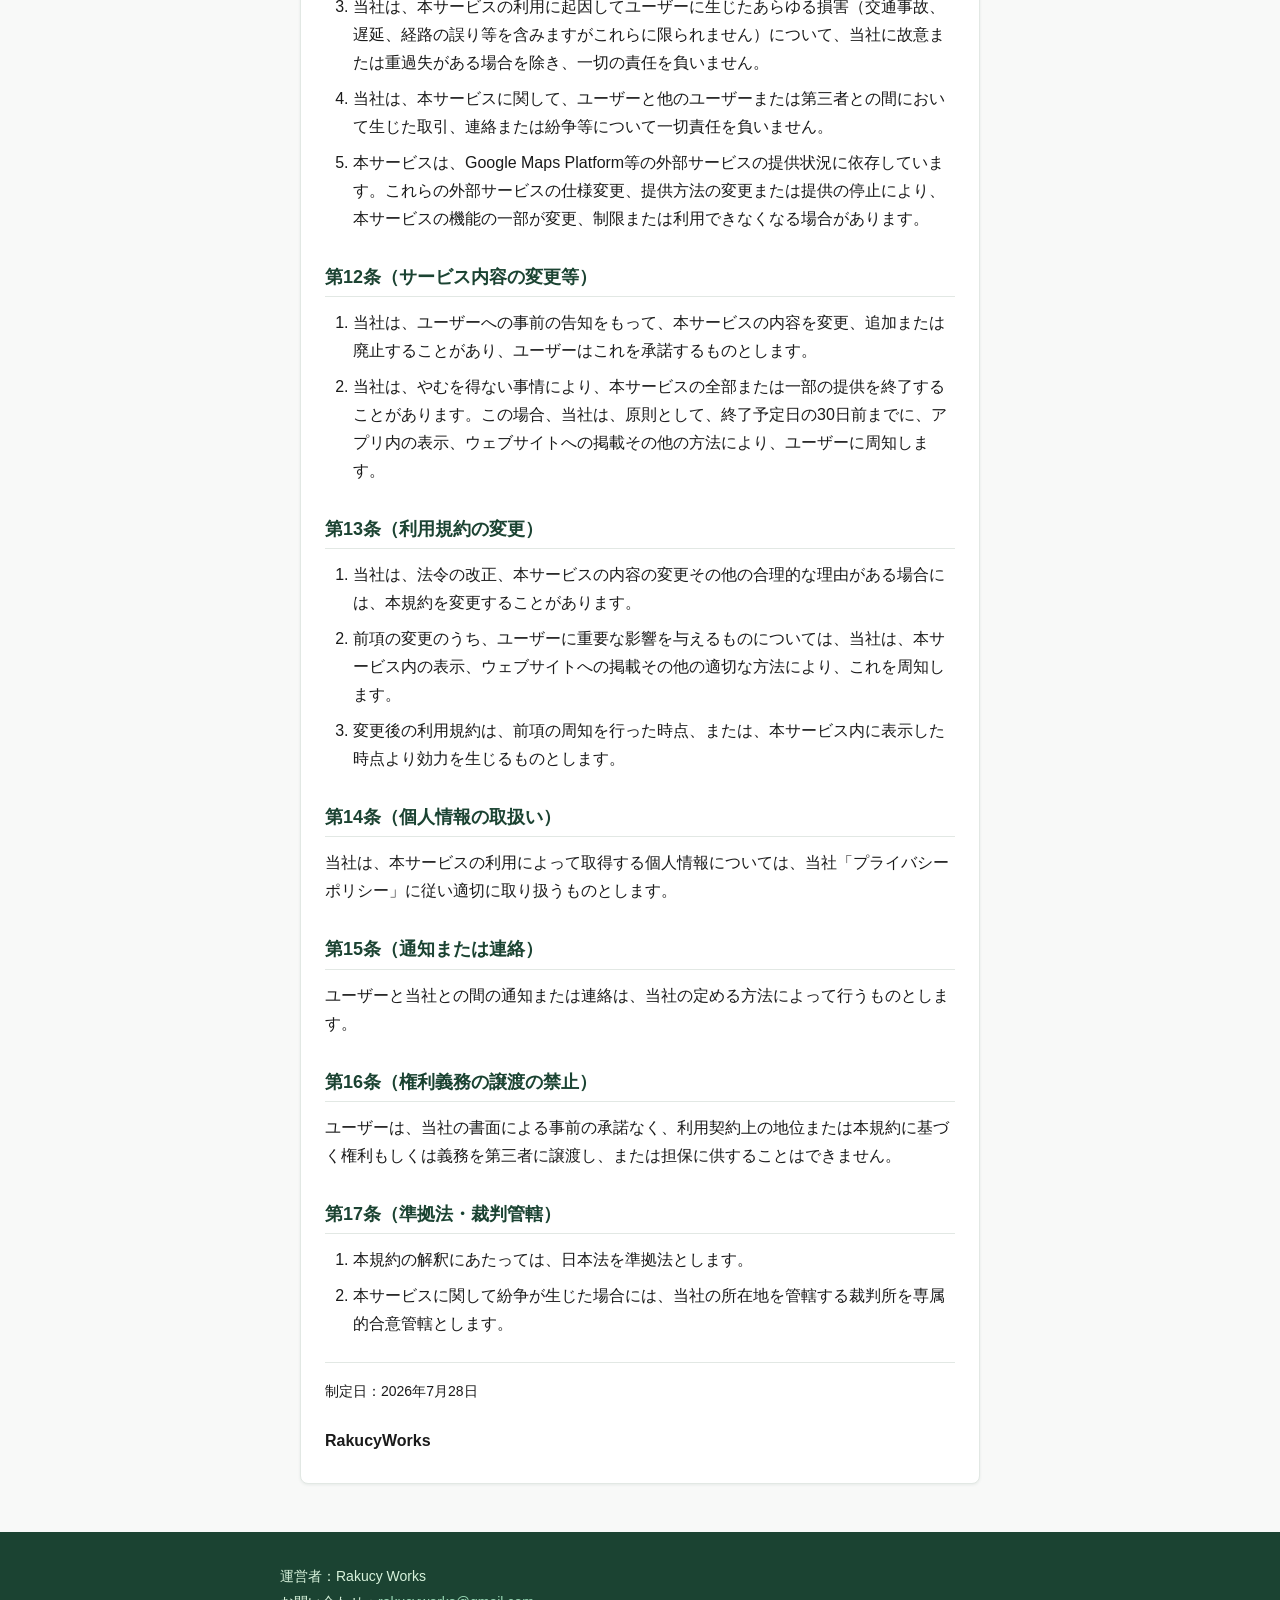
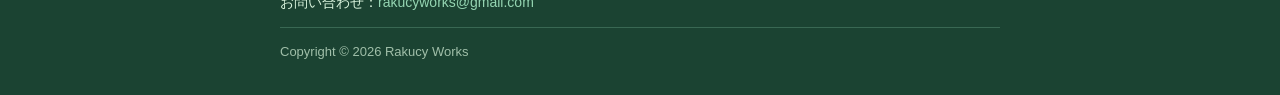
<file: terms.html>
<!DOCTYPE html>
<html lang="ja">
<head>
  <meta charset="UTF-8">
  <meta name="viewport" content="width=device-width, initial-scale=1.0">
  <meta name="description" content="スタールートの利用規約です。本サービスの利用条件について定めています。">
  <title>利用規約 — スタールート</title>
  <link rel="stylesheet" href="styles.css">
</head>
<body>
  <header class="site-header">
    <div class="header-inner">
      <a class="site-brand" href="index.html">スタールート</a>
      <nav aria-label="メインナビゲーション">
        <ul class="site-nav">
          <li><a href="index.html">ホーム</a></li>
          <li><a href="terms.html" aria-current="page">利用規約</a></li>
          <li><a href="privacy.html">プライバシーポリシー</a></li>
          <li><a href="support.html">サポート</a></li>
          <li><a href="account-deletion.html">アカウント削除</a></li>
        </ul>
      </nav>
    </div>
  </header>

  <main class="site-main">
    <h1 class="page-title">利用規約</h1>

    <div class="content-body">
      <p>この利用規約（以下「本規約」といいます）は、RakucyWorks（以下「当社」といいます）が提供するアプリケーション「スタールート」（以下「本サービス」といいます）の利用条件を定めるものです。本サービスをご利用になる方（以下「ユーザー」といいます）には、本規約に従って本サービスをご利用いただきます。</p>

      <h2>第1条（適用）</h2>
      <ol>
        <li>本規約は、ユーザーと当社との間の本サービスの利用に関わる一切の関係に適用されるものとします。</li>
        <li>当社が本サービス上で掲載する本サービス利用に関するルール等は、本規約の一部を構成するものとします。</li>
        <li>本サービスは、日本国内でのご利用を想定しています。</li>
      </ol>

      <h2>第2条（利用登録）</h2>
      <ol>
        <li>本サービスの一部の機能は、登録の有無にかかわらずご利用いただけます。</li>
        <li>本サービスのルート作成機能は、利用登録なしでもお試しいただけます。有料プランへのご加入も、利用登録なしで行うことができます。ただし、利用登録を行わないまま、機種変更やアプリの再インストールを行った場合、保存したプラン・お気に入りスポット等のデータは、復元できなくなります。有料プランをご契約中の場合、ご契約（お支払い）そのものは、ストアの「購入の復元」機能により引き継げる場合がありますが、保存データについては、この限りではありません。大切なデータを保持されたい場合は、あらかじめ、メールアドレス及びパスワードによる利用登録を行うことをおすすめします。</li>
        <li>
          当社は、利用登録の申請者に以下の事由があると判断した場合、利用登録の申請を承認しないことがあり、その理由については一切の開示義務を負わないものとします。
          <ul>
            <li>虚偽の事項を届け出た場合</li>
            <li>本規約に違反したことがある者からの申請である場合</li>
            <li>その他、当社が利用登録を相当でないと判断した場合</li>
          </ul>
        </li>
        <li>メールアドレスの登録手続きを開始した後、24時間以内に、確認メールのリンクによる確認を完了されない場合、当該登録手続きは無効となり、当該登録手続きに関する情報（それまでに保存されたプラン、お気に入りスポット等のデータを含みます）は削除されます。再度ご利用になる場合は、あらためて登録手続きを行ってください。</li>
        <li>未成年のユーザーが、法定代理人の同意を得ずに、有料プランへの加入等の法律行為を行った場合、当該ユーザーまたはその法定代理人は、これを取り消すことができるものとします。</li>
      </ol>

      <h2>第3条（無料お試しについて）</h2>
      <ol>
        <li>本サービスでは、初めてご利用いただくお客様に限り、所定の回数まで無料でルート作成機能をお試しいただけます（以下「無料お試し」といいます）。</li>
        <li>無料でお試しいただける回数は、当社の判断により、予告なく変更される場合があります。ただし、すでにお試しいただける回数が確定したお客様について、当社都合により事後的に回数を減らすことはありません。</li>
        <li>無料お試しは、お一人様一回限りとし、複数回の付与は行いません。</li>
        <li>無料お試しの回数には、金銭的価値はなく、換金・譲渡はできません。</li>
        <li>アカウントを削除された場合、保存したプラン・お気に入りスポット等のデータは削除されますが、無料お試しの利用状況に関する記録は、個人を特定できない、技術的な識別情報の範囲で、不正利用防止の目的により、削除操作から1年間保持されます。この間、同一の端末・アプリからは、無料お試しが再付与されないことがあります。また、ログアウトや、アカウントの切り替えを行った場合も、同様に、再付与されないことがあります。</li>
      </ol>

      <h2>第4条（お試しオファーについて）</h2>
      <ol>
        <li>当社は、有料プランへの、初めてのご契約に限り、期間限定の割引価格及び／又は増量されたルート作成回数を提供する場合があります（以下「お試しオファー」といいます）。無料お試し（第3条）とは、別の制度です。</li>
        <li>お試しオファーの提供の有無、内容（割引価格・回数・提供期間）は、当社の判断により、予告なく変更・終了することがあります。</li>
        <li>お試しオファーの対象者の判定（過去のご契約の有無等）は、App Store（Apple Inc.）もしくはGoogle Play（Google LLC）の定める基準、または、当社が定める基準に従って行われます。</li>
        <li>お試しオファーの条件でご契約いただいたお客様については、当該オファーで定められた期間中、契約時点の条件が継続して適用されます。オファー期間の終了後は、その時点における通常の利用料金及びルート作成回数（第5条の変更が反映されている場合は、その内容）が適用されます。</li>
      </ol>

      <h2>第5条（料金及び支払方法）</h2>
      <ol>
        <li>ユーザーは、本サービスの有料プラン（以下「本プラン」といいます）に加入することで、無料お試しの回数を超えて、ルート作成機能をご利用いただけます。</li>
        <li>本プランの種類及び料金は、本サービス内の表示するところによります。</li>
        <li>本プランの購入及び決済は、App Store（Apple Inc.）、またはGoogle Play（Google LLC）を通じて行われ、各社の定める利用規約及び決済条件が適用されます。</li>
        <li>本プランは自動更新されるサブスクリプション形式です。ユーザーは、ご利用のストア（App StoreまたはGoogle Play）の設定画面から、いつでも解約手続きを行うことができます。</li>
        <li>本プランの解約は、次回更新日の前までに手続きを行わない限り、当該更新日をもって自動的に更新されます。解約後も、既にお支払いいただいた期間については、本プランをご利用いただけます。なお、解約手続き後は、第6条に定める料金・ルート作成回数の変更は適用されません。</li>
        <li>本プランの利用に伴うルート作成回数は、契約期間ごとにリセットされ、未使用分の翌期間への繰り越しは行いません。</li>
      </ol>

      <h2>第6条（料金・利用条件の変更）</h2>
      <ol>
        <li>当社は、経済情勢の変化、本サービスの提供コストの変動その他の合理的な理由により、本プランの利用料金及びルート作成回数等の利用条件を変更することがあります。</li>
        <li>前項のうち、利用料金の変更については、App Store及びGoogle Playの定める方法により、既存の契約者に通知されます（通知方法・時期は、各ストアの定めによります）。当社は、本サービス内にも、変更内容を、参考情報として表示する場合があります。</li>
        <li>第1項のうち、ルート作成回数の変更については、当社は、変更の内容及び適用開始日を、適用開始日の30日前までに、アプリ内の通知により周知します。既存の契約者については、告知した適用開始日以降に到来する、最初の更新のタイミングから、新しいルート作成回数が適用されるものとします。</li>
        <li>前項の変更は、本サービス内の「現在のプラン」画面等において、契約状況に応じた形で表示されますが、正確な適用時期は、ご契約の状況（契約中のプラン、更新タイミング、解約手続きの有無等）により異なります。ご契約中のプランに関する正確な条件は、ご利用のストアの購入・契約確認画面にてご確認ください。</li>
        <li>第4条に定めるお試しオファーの条件で契約されたお客様については、本条の定めにかかわらず、第4条の定めが優先して適用されます。</li>
      </ol>

      <h2>第7条（禁止事項）</h2>
      <p>ユーザーは、本サービスの利用にあたり、以下の行為をしてはなりません。</p>
      <ol>
        <li>法令または公序良俗に違反する行為</li>
        <li>犯罪行為に関連する行為</li>
        <li>当社、本サービスの他のユーザー、または第三者のサーバーまたはネットワークの機能を破壊したり、妨害したりする行為</li>
        <li>当社のサービスの運営を妨害するおそれのある行為</li>
        <li>他のユーザーに関する個人情報等を収集または蓄積する行為</li>
        <li>不正アクセスをし、またはこれを試みる行為</li>
        <li>他のユーザーに成りすます行為</li>
        <li>当社が許諾しない本サービス上での宣伝、広告、勧誘、または営業行為</li>
        <li>本サービスに関連して、反社会的勢力に対して直接または間接に利益を供与する行為</li>
        <li>その他、当社が不適切と判断する行為</li>
      </ol>

      <h2>第8条（本サービスの提供の停止等）</h2>
      <ol>
        <li>
          当社は、以下のいずれかの事由があると判断した場合、ユーザーに事前に通知することなく本サービスの全部または一部の提供を停止または中断することができるものとします。
          <ul>
            <li>本サービスにかかるコンピュータシステムの保守点検または更新を行う場合</li>
            <li>地震、落雷、火災、停電または天災などの不可抗力により、本サービスの提供が困難となった場合</li>
            <li>コンピュータまたは通信回線等が事故により停止した場合</li>
            <li>その他、当社が本サービスの提供が困難と判断した場合</li>
          </ul>
        </li>
        <li>当社は、本サービスの提供の停止または中断により、ユーザーまたは第三者が被ったいかなる不利益または損害についても、一切の責任を負わないものとします。</li>
      </ol>

      <h2>第9条（当社による利用契約の解除）</h2>
      <p>当社は、ユーザーが本プランを契約していない状態で、1年以上本サービスを利用していない場合、事前の通知なく、当該ユーザーの利用契約を解除し、保存されたデータを削除することができるものとします。</p>

      <h2>第10条（著作権）</h2>
      <p>本サービスに関する著作権及びその他知的財産権は、すべて当社または当社にライセンスを許諾している者に帰属します。</p>

      <h2>第11条（免責事項）</h2>
      <ol>
        <li>本サービスは、Google Maps Platform等の外部サービスが提供する地図・経路情報を利用してルートを作成しています。当社は、これらの情報の完全性、正確性、確実性、有用性等について、いかなる保証も行いません。</li>
        <li>本サービスにより作成されたルートは、あくまで参考情報であり、実際の走行にあたっては、渋滞、通行止め、営業時間の変更、臨時休業、駐車場の満車状況、災害等の発生も含め、道路標識・交通規制・道路状況等をユーザー自身の判断で確認し、安全運転を心がけてください。</li>
        <li>当社は、本サービスの利用に起因してユーザーに生じたあらゆる損害（交通事故、遅延、経路の誤り等を含みますがこれらに限られません）について、当社に故意または重過失がある場合を除き、一切の責任を負いません。</li>
        <li>当社は、本サービスに関して、ユーザーと他のユーザーまたは第三者との間において生じた取引、連絡または紛争等について一切責任を負いません。</li>
        <li>本サービスは、Google Maps Platform等の外部サービスの提供状況に依存しています。これらの外部サービスの仕様変更、提供方法の変更または提供の停止により、本サービスの機能の一部が変更、制限または利用できなくなる場合があります。</li>
      </ol>

      <h2>第12条（サービス内容の変更等）</h2>
      <ol>
        <li>当社は、ユーザーへの事前の告知をもって、本サービスの内容を変更、追加または廃止することがあり、ユーザーはこれを承諾するものとします。</li>
        <li>当社は、やむを得ない事情により、本サービスの全部または一部の提供を終了することがあります。この場合、当社は、原則として、終了予定日の30日前までに、アプリ内の表示、ウェブサイトへの掲載その他の方法により、ユーザーに周知します。</li>
      </ol>

      <h2>第13条（利用規約の変更）</h2>
      <ol>
        <li>当社は、法令の改正、本サービスの内容の変更その他の合理的な理由がある場合には、本規約を変更することがあります。</li>
        <li>前項の変更のうち、ユーザーに重要な影響を与えるものについては、当社は、本サービス内の表示、ウェブサイトへの掲載その他の適切な方法により、これを周知します。</li>
        <li>変更後の利用規約は、前項の周知を行った時点、または、本サービス内に表示した時点より効力を生じるものとします。</li>
      </ol>

      <h2>第14条（個人情報の取扱い）</h2>
      <p>当社は、本サービスの利用によって取得する個人情報については、当社「プライバシーポリシー」に従い適切に取り扱うものとします。</p>

      <h2>第15条（通知または連絡）</h2>
      <p>ユーザーと当社との間の通知または連絡は、当社の定める方法によって行うものとします。</p>

      <h2>第16条（権利義務の譲渡の禁止）</h2>
      <p>ユーザーは、当社の書面による事前の承諾なく、利用契約上の地位または本規約に基づく権利もしくは義務を第三者に譲渡し、または担保に供することはできません。</p>

      <h2>第17条（準拠法・裁判管轄）</h2>
      <ol>
        <li>本規約の解釈にあたっては、日本法を準拠法とします。</li>
        <li>本サービスに関して紛争が生じた場合には、当社の所在地を管轄する裁判所を専属的合意管轄とします。</li>
      </ol>

      <p class="updated-date">制定日：2026年7月28日</p>
      <p class="legal-operator">RakucyWorks</p>
    </div>
  </main>

  <footer class="site-footer">
    <div class="footer-inner">
      <p>運営者：Rakucy Works</p>
      <p>お問い合わせ：<a href="mailto:rakucyworks@gmail.com">rakucyworks@gmail.com</a></p>
      <p class="footer-copyright">Copyright &copy; 2026 Rakucy Works</p>
    </div>
  </footer>
</body>
</html>
</file>
<file: styles.css>
/* ========================================
   本アプリ — GitHub Pages 共通スタイル
   フォレストグリーン基調・レスポンシブ対応
   ======================================== */

:root {
  --color-primary: #1b4332;
  --color-primary-dark: #081c15;
  --color-primary-light: #2d6a4f;
  --color-accent: #40916c;
  --color-bg: #f8f9f8;
  --color-surface: #ffffff;
  --color-text: #1a1a1a;
  --color-text-muted: #4a5568;
  --color-border: #e2e8e4;
  --color-footer-bg: #1b4332;
  --color-footer-text: #d8f3dc;
  --max-width: 720px;
  --header-height: 64px;
  --radius: 8px;
  --shadow: 0 1px 3px rgba(27, 67, 50, 0.08);
  --shadow-hover: 0 4px 12px rgba(27, 67, 50, 0.12);
}

*,
*::before,
*::after {
  box-sizing: border-box;
  margin: 0;
  padding: 0;
}

html {
  font-size: 16px;
  scroll-behavior: smooth;
}

body {
  font-family: "Hiragino Sans", "Hiragino Kaku Gothic ProN", "Noto Sans JP",
    Meiryo, sans-serif;
  line-height: 1.75;
  color: var(--color-text);
  background-color: var(--color-bg);
  min-height: 100vh;
  display: flex;
  flex-direction: column;
}

/* ---------- Header ---------- */

.site-header {
  background-color: var(--color-primary);
  color: #fff;
  position: sticky;
  top: 0;
  z-index: 100;
  box-shadow: 0 2px 8px rgba(8, 28, 21, 0.2);
}

.header-inner {
  max-width: var(--max-width);
  margin: 0 auto;
  padding: 0 1.25rem;
  display: flex;
  align-items: center;
  justify-content: space-between;
  min-height: var(--header-height);
  gap: 1rem;
  flex-wrap: wrap;
}

.site-brand {
  font-size: 1.125rem;
  font-weight: 700;
  color: #fff;
  text-decoration: none;
  letter-spacing: 0.02em;
  white-space: nowrap;
}

.site-brand:hover {
  color: #d8f3dc;
}

.site-nav {
  display: flex;
  flex-wrap: wrap;
  gap: 0.25rem 1rem;
  list-style: none;
}

.site-nav a {
  color: rgba(255, 255, 255, 0.88);
  text-decoration: none;
  font-size: 0.875rem;
  padding: 0.25rem 0;
  border-bottom: 2px solid transparent;
  transition: color 0.15s, border-color 0.15s;
}

.site-nav a:hover,
.site-nav a[aria-current="page"] {
  color: #fff;
  border-bottom-color: #95d5b2;
}

/* ---------- Main ---------- */

.site-main {
  flex: 1;
  width: 100%;
  max-width: var(--max-width);
  margin: 0 auto;
  padding: 2rem 1.25rem 3rem;
}

.page-title {
  font-size: 1.75rem;
  font-weight: 700;
  color: var(--color-primary-dark);
  margin-bottom: 0.75rem;
  line-height: 1.35;
}

.page-lead {
  color: var(--color-text-muted);
  margin-bottom: 2rem;
  font-size: 1rem;
}

.page-toc {
  margin: 0 0 1.5rem;
}

.page-toc ul {
  display: flex;
  flex-wrap: wrap;
  gap: 0.5rem 1.25rem;
  list-style: none;
  margin: 0;
  padding: 0;
}

.page-toc a {
  color: var(--color-primary-light);
  text-decoration: none;
  font-size: 0.9375rem;
  font-weight: 600;
  border-bottom: 1px solid transparent;
}

.page-toc a:hover {
  color: var(--color-primary);
  border-bottom-color: var(--color-accent);
}

.site-main > .content-body + .content-body {
  margin-top: 1.25rem;
}

#faq,
#operator-info {
  scroll-margin-top: calc(var(--header-height) + 1rem);
}

.content-body {
  background-color: var(--color-surface);
  border: 1px solid var(--color-border);
  border-radius: var(--radius);
  padding: 1.75rem 1.5rem;
  box-shadow: var(--shadow);
}

.content-body p {
  margin-bottom: 1rem;
  color: var(--color-text);
}

.content-body p:last-child {
  margin-bottom: 0;
}

.content-body h2 {
  font-size: 1.125rem;
  font-weight: 700;
  color: var(--color-primary);
  margin: 2rem 0 0.75rem;
  padding-bottom: 0.375rem;
  border-bottom: 1px solid var(--color-border);
  line-height: 1.4;
}

.content-body h2:first-of-type {
  margin-top: 1.5rem;
}

.content-body ul,
.content-body ol {
  margin: 0.75rem 0 1.25rem 1.25rem;
  color: var(--color-text);
}

.content-body ol {
  padding-left: 0.5rem;
}

.content-body li {
  margin-bottom: 0.5rem;
}

.content-body li:last-child {
  margin-bottom: 0;
}

.content-body li ul {
  margin: 0.5rem 0 0.25rem 1.25rem;
}

.content-body strong {
  font-weight: 700;
  color: var(--color-primary-dark);
}

.content-body a {
  color: var(--color-primary-light);
  text-decoration: underline;
  word-break: break-all;
}

.content-body a:hover {
  color: var(--color-primary);
}

.table-wrap {
  width: 100%;
  overflow-x: auto;
  margin: 1rem 0 1.25rem;
  -webkit-overflow-scrolling: touch;
}

.content-body table {
  width: 100%;
  min-width: 480px;
  border-collapse: collapse;
  font-size: 0.875rem;
  line-height: 1.6;
}

.content-body th,
.content-body td {
  border: 1px solid var(--color-border);
  padding: 0.625rem 0.75rem;
  text-align: left;
  vertical-align: top;
}

.content-body th {
  background-color: #f0faf4;
  color: var(--color-primary-dark);
  font-weight: 700;
}

.legal-operator {
  margin-top: 1.5rem;
  font-weight: 600;
  color: var(--color-primary-dark);
}

.updated-date {
  margin-top: 1.5rem;
  padding-top: 1rem;
  border-top: 1px solid var(--color-border);
  font-size: 0.875rem;
  color: var(--color-text-muted);
}

.notice {
  margin-top: 1.25rem;
  padding: 0.875rem 1rem;
  background-color: #f0faf4;
  border-left: 3px solid var(--color-accent);
  border-radius: 0 var(--radius) var(--radius) 0;
  font-size: 0.9375rem;
  color: var(--color-primary-dark);
}

.email-display {
  display: inline-block;
  margin: 0.75rem 0 1.25rem;
  font-size: 1.0625rem;
  font-weight: 600;
  color: var(--color-primary-light);
  text-decoration: none;
  word-break: break-all;
}

.email-display:hover {
  text-decoration: underline;
  color: var(--color-primary);
}

.section-heading {
  font-size: 1.0625rem;
  font-weight: 700;
  color: var(--color-primary);
  margin: 0 0 1rem;
}

/* ---------- FAQ accordion ---------- */

.faq-list {
  display: flex;
  flex-direction: column;
  gap: 0.75rem;
}

.faq-item {
  border: 1px solid var(--color-border);
  border-radius: var(--radius);
  background-color: var(--color-surface);
  overflow: hidden;
}

.faq-item summary {
  list-style: none;
  cursor: pointer;
  padding: 1rem 2.5rem 1rem 1.25rem;
  font-weight: 600;
  color: var(--color-primary-dark);
  position: relative;
  user-select: none;
}

.faq-item summary::-webkit-details-marker {
  display: none;
}

.faq-item summary::after {
  content: "+";
  position: absolute;
  right: 1.25rem;
  top: 50%;
  transform: translateY(-50%);
  font-size: 1.25rem;
  font-weight: 400;
  color: var(--color-accent);
  line-height: 1;
}

.faq-item[open] summary::after {
  content: "−";
}

.faq-item summary:hover {
  background-color: #f0faf4;
}

.faq-answer {
  padding: 0 1.25rem 1rem;
  color: var(--color-text);
  border-top: 1px solid var(--color-border);
}

.faq-answer p {
  margin-top: 0.875rem;
  margin-bottom: 0;
}

/* ---------- Link cards (index) ---------- */

.card-grid {
  display: grid;
  grid-template-columns: 1fr;
  gap: 0.875rem;
}

.card-link {
  display: block;
  background-color: var(--color-surface);
  border: 1px solid var(--color-border);
  border-radius: var(--radius);
  padding: 1.25rem 1.5rem;
  text-decoration: none;
  color: var(--color-primary-dark);
  font-weight: 600;
  font-size: 1.0625rem;
  box-shadow: var(--shadow);
  transition: border-color 0.15s, box-shadow 0.15s, transform 0.15s;
  position: relative;
}

.card-link::after {
  content: "→";
  position: absolute;
  right: 1.25rem;
  top: 50%;
  transform: translateY(-50%);
  color: var(--color-accent);
  font-weight: 400;
}

.card-link:hover {
  border-color: var(--color-accent);
  box-shadow: var(--shadow-hover);
  transform: translateY(-1px);
  color: var(--color-primary);
}

/* ---------- Button ---------- */

.btn {
  display: inline-block;
  margin-top: 1.5rem;
  padding: 0.75rem 1.5rem;
  background-color: var(--color-primary);
  color: #fff;
  text-decoration: none;
  font-weight: 600;
  font-size: 0.9375rem;
  border-radius: var(--radius);
  border: none;
  transition: background-color 0.15s;
  text-align: center;
}

.btn:hover {
  background-color: var(--color-primary-light);
  color: #fff;
}

/* ---------- Footer ---------- */

.site-footer {
  background-color: var(--color-footer-bg);
  color: var(--color-footer-text);
  padding: 2rem 1.25rem;
  margin-top: auto;
}

.footer-inner {
  max-width: var(--max-width);
  margin: 0 auto;
  font-size: 0.875rem;
  line-height: 1.8;
}

.footer-inner a {
  color: #95d5b2;
  text-decoration: none;
}

.footer-inner a:hover {
  text-decoration: underline;
  color: #fff;
}

.footer-copyright {
  margin-top: 0.75rem;
  padding-top: 0.75rem;
  border-top: 1px solid rgba(149, 213, 178, 0.25);
  color: rgba(216, 243, 220, 0.7);
  font-size: 0.8125rem;
}

/* ---------- Responsive ---------- */

@media (min-width: 480px) {
  .card-grid {
    grid-template-columns: 1fr 1fr;
  }
}

@media (max-width: 560px) {
  .header-inner {
    flex-direction: column;
    align-items: flex-start;
    padding-top: 0.875rem;
    padding-bottom: 0.875rem;
  }

  .site-nav {
    width: 100%;
    gap: 0.5rem 1rem;
  }

  .page-title {
    font-size: 1.5rem;
  }

  .content-body {
    padding: 1.25rem 1rem;
  }
}
</file>
